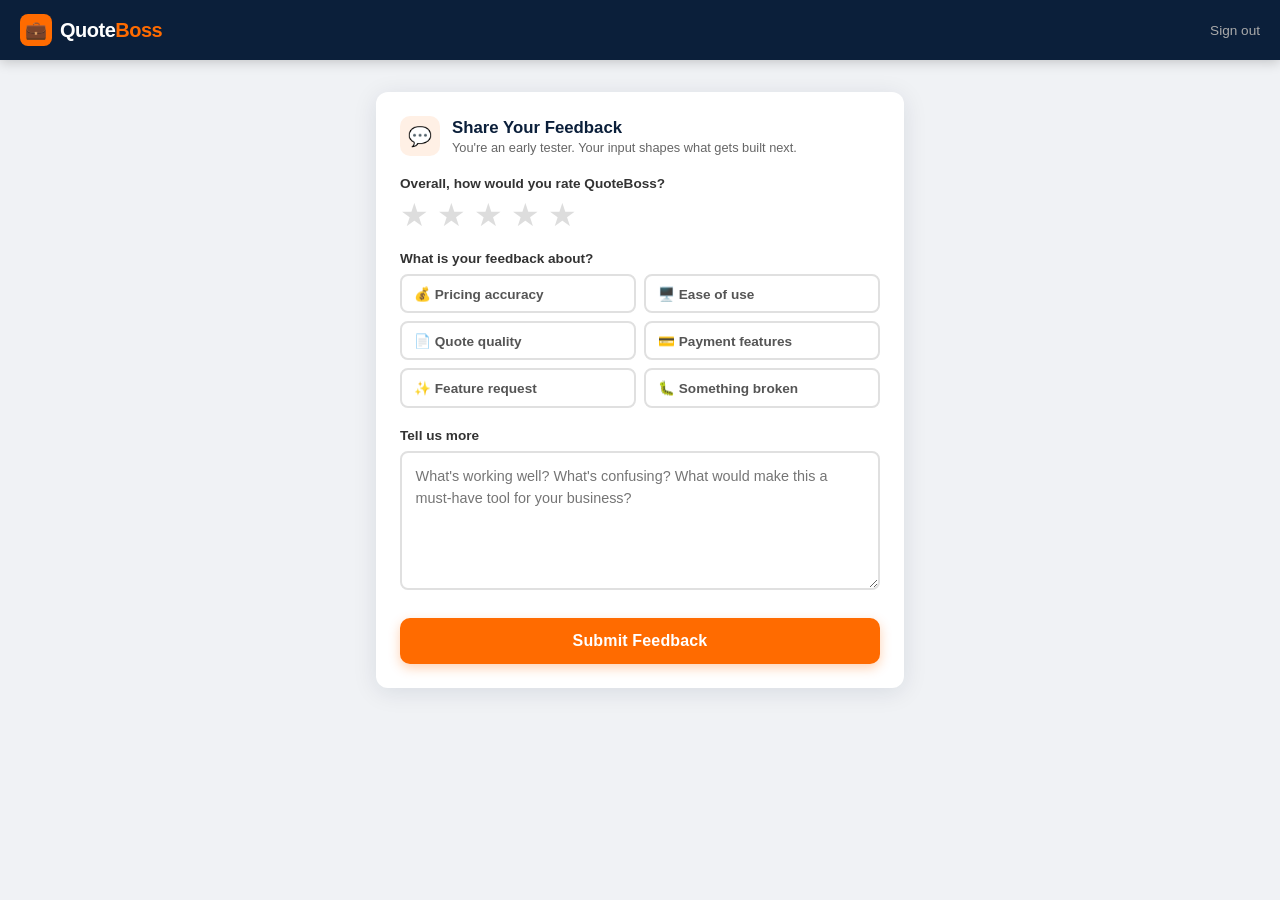
<file: templates/feedback.html>
<!DOCTYPE html>
<html lang="en">
<head>
  <meta charset="UTF-8">
  <meta name="viewport" content="width=device-width, initial-scale=1.0">
  <title>QuoteBoss - Share Feedback</title>
  <link rel="stylesheet" href="/static/style.css?v=20260317">
  <style>
    .stars { display: flex; gap: 0.5rem; margin: 0.5rem 0; }
    .star {
      font-size: 2rem;
      cursor: pointer;
      color: #ddd;
      transition: color 0.15s;
      background: none;
      border: none;
      padding: 0;
      line-height: 1;
    }
    .star.active, .star:hover { color: #FF6B00; }
    .category-grid {
      display: grid;
      grid-template-columns: 1fr 1fr;
      gap: 0.5rem;
      margin: 0.5rem 0;
    }
    .cat-btn {
      padding: 0.6rem 0.75rem;
      border: 2px solid #e0e0e0;
      border-radius: 8px;
      background: white;
      cursor: pointer;
      font-size: 0.85rem;
      font-weight: 600;
      color: #555;
      text-align: left;
      transition: all 0.15s;
    }
    .cat-btn.selected {
      border-color: #FF6B00;
      background: #fff5ef;
      color: #FF6B00;
    }
    .success-state { text-align: center; padding: 2rem 1rem; }
    .success-icon { font-size: 3rem; margin-bottom: 1rem; }
  </style>
</head>
<body>

<nav class="topbar">
  <a class="logo" href="/">
    <div class="logo-icon">💼</div>
    <span class="logo-text">Quote<span>Boss</span></span>
  </a>
  <a href="/logout" style="font-size:0.85rem;color:#aaa;text-decoration:none;">Sign out</a>
</nav>

<div class="container" style="max-width:560px;padding-top:2rem;">

  <div class="card" id="feedback-form">
    <div class="card-header">
      <div class="card-icon">💬</div>
      <div>
        <div class="card-title">Share Your Feedback</div>
        <div class="card-subtitle">You're an early tester. Your input shapes what gets built next.</div>
      </div>
    </div>

    <!-- Star rating -->
    <div style="margin-bottom:1.25rem;">
      <label style="font-size:0.85rem;font-weight:700;color:#333;display:block;margin-bottom:0.25rem;">
        Overall, how would you rate QuoteBoss?
      </label>
      <div class="stars" id="stars">
        <button class="star" data-val="1" onclick="setRating(1)">★</button>
        <button class="star" data-val="2" onclick="setRating(2)">★</button>
        <button class="star" data-val="3" onclick="setRating(3)">★</button>
        <button class="star" data-val="4" onclick="setRating(4)">★</button>
        <button class="star" data-val="5" onclick="setRating(5)">★</button>
      </div>
    </div>

    <!-- Category -->
    <div style="margin-bottom:1.25rem;">
      <label style="font-size:0.85rem;font-weight:700;color:#333;display:block;margin-bottom:0.5rem;">
        What is your feedback about?
      </label>
      <div class="category-grid">
        <button class="cat-btn" onclick="setCategory(this, 'pricing')">💰 Pricing accuracy</button>
        <button class="cat-btn" onclick="setCategory(this, 'usability')">🖥️ Ease of use</button>
        <button class="cat-btn" onclick="setCategory(this, 'quotes')">📄 Quote quality</button>
        <button class="cat-btn" onclick="setCategory(this, 'payments')">💳 Payment features</button>
        <button class="cat-btn" onclick="setCategory(this, 'feature_request')">✨ Feature request</button>
        <button class="cat-btn" onclick="setCategory(this, 'bug')">🐛 Something broken</button>
      </div>
    </div>

    <!-- Message -->
    <div style="margin-bottom:1.5rem;">
      <label style="font-size:0.85rem;font-weight:700;color:#333;display:block;margin-bottom:0.5rem;">
        Tell us more
      </label>
      <textarea id="feedback-msg" rows="5"
        placeholder="What's working well? What's confusing? What would make this a must-have tool for your business?"
        style="width:100%;padding:0.85rem;border:2px solid #e0e0e0;border-radius:8px;font-size:0.9rem;resize:vertical;font-family:inherit;line-height:1.5;"></textarea>
    </div>

    <button class="btn btn-primary btn-lg btn-full" onclick="submitFeedback()">Submit Feedback</button>
    <div id="error-msg" style="color:#c62828;font-size:0.85rem;text-align:center;margin-top:0.75rem;display:none;"></div>
  </div>

  <div id="success-state" class="card success-state" style="display:none;">
    <div class="success-icon">🙌</div>
    <div style="font-size:1.2rem;font-weight:800;color:#0B1F3A;margin-bottom:0.5rem;">Thank you!</div>
    <div style="color:#555;font-size:0.9rem;margin-bottom:1.5rem;">
      We read every piece of feedback and act on it fast. You're helping build something great.
    </div>
    <a href="/" class="btn btn-primary">Back to QuoteBoss</a>
  </div>

</div>

<script>
let selectedRating = 0;
let selectedCategory = '';

function setRating(val) {
  selectedRating = val;
  document.querySelectorAll('.star').forEach(s => {
    s.classList.toggle('active', parseInt(s.dataset.val) <= val);
  });
}

function setCategory(btn, val) {
  document.querySelectorAll('.cat-btn').forEach(b => b.classList.remove('selected'));
  btn.classList.add('selected');
  selectedCategory = val;
}

async function submitFeedback() {
  const msg = document.getElementById('feedback-msg').value.trim();
  const errEl = document.getElementById('error-msg');

  if (!msg) {
    errEl.textContent = 'Please write something before submitting.';
    errEl.style.display = 'block';
    return;
  }

  errEl.style.display = 'none';

  const res = await fetch('/api/feedback', {
    method: 'POST',
    headers: { 'Content-Type': 'application/json' },
    body: JSON.stringify({ rating: selectedRating, category: selectedCategory, message: msg })
  });

  const data = await res.json();
  if (data.success) {
    document.getElementById('feedback-form').style.display = 'none';
    document.getElementById('success-state').style.display = 'block';
  } else {
    errEl.textContent = data.error || 'Something went wrong. Try again.';
    errEl.style.display = 'block';
  }
}
</script>
</body>
</html>
</file>
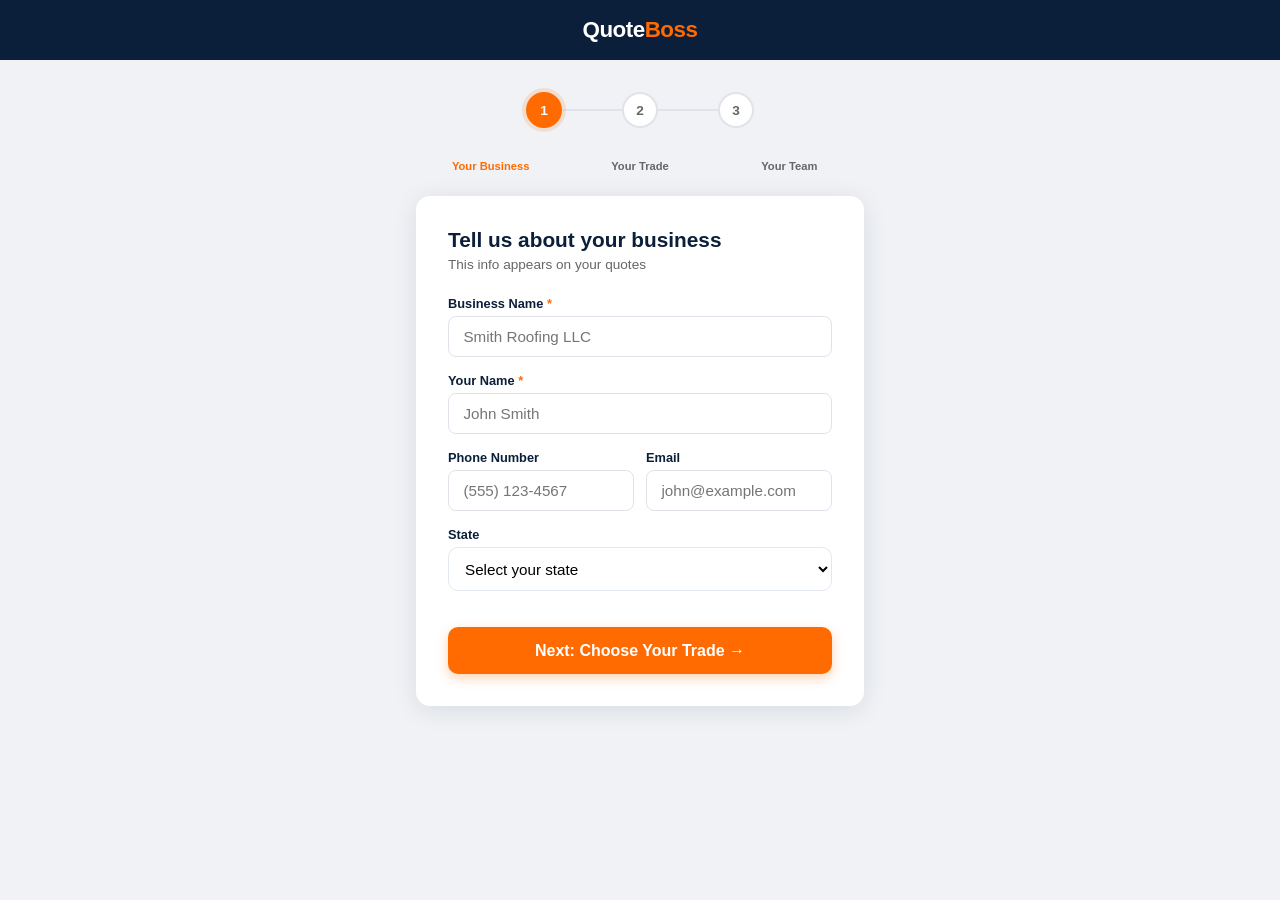
<file: templates/onboarding.html>
<!DOCTYPE html>
<html lang="en">
<head>
  <meta charset="UTF-8">
  <link rel="icon" type="image/png" href="/static/logo.png">
  <meta name="viewport" content="width=device-width, initial-scale=1.0, maximum-scale=1">
  <title>QuoteBoss - Welcome! Set Up Your Account</title>
  <style>
    *, *::before, *::after { box-sizing: border-box; margin: 0; padding: 0; }

    :root {
      --navy: #0B1F3A;
      --navy-light: #152d52;
      --orange: #FF6B00;
      --orange-dark: #e05c00;
      --bg: #F0F2F5;
      --card: #FFFFFF;
      --text: #1a1a2e;
      --muted: #666;
      --border: #E0E4EA;
      --radius: 14px;
    }

    body {
      font-family: -apple-system, BlinkMacSystemFont, 'Segoe UI', Roboto, sans-serif;
      background: var(--bg);
      color: var(--text);
      min-height: 100vh;
    }

    /* Header */
    .topbar {
      background: var(--navy);
      padding: 0 1.5rem;
      height: 60px;
      display: flex;
      align-items: center;
      justify-content: center;
    }
    .logo-text {
      font-size: 1.4rem;
      font-weight: 900;
      color: white;
      letter-spacing: -0.5px;
    }
    .logo-text span { color: var(--orange); }

    /* Layout */
    .wizard-wrap {
      max-width: 480px;
      margin: 2rem auto;
      padding: 0 1rem 4rem;
    }

    /* Step indicator */
    .step-indicator-bar {
      display: flex;
      align-items: center;
      justify-content: center;
      gap: 0;
      margin-bottom: 2rem;
    }
    .step-circle {
      width: 36px;
      height: 36px;
      border-radius: 50%;
      display: flex;
      align-items: center;
      justify-content: center;
      font-size: 0.85rem;
      font-weight: 800;
      border: 2px solid var(--border);
      background: white;
      color: var(--muted);
      transition: all 0.3s;
      position: relative;
      z-index: 1;
    }
    .step-circle.active {
      background: var(--orange);
      border-color: var(--orange);
      color: white;
      box-shadow: 0 0 0 4px rgba(255,107,0,0.15);
    }
    .step-circle.done {
      background: var(--navy);
      border-color: var(--navy);
      color: white;
    }
    .step-line-bar {
      width: 60px;
      height: 2px;
      background: var(--border);
      transition: background 0.3s;
    }
    .step-line-bar.done { background: var(--navy); }

    /* Step label row */
    .step-labels {
      display: flex;
      justify-content: space-between;
      margin-top: 0.4rem;
      font-size: 0.7rem;
      font-weight: 600;
      color: var(--muted);
    }
    .step-labels span { text-align: center; flex: 1; }
    .step-labels span.active-label { color: var(--orange); }

    /* Card */
    .card {
      background: var(--card);
      border-radius: var(--radius);
      box-shadow: 0 4px 24px rgba(11,31,58,0.10);
      padding: 2rem;
    }

    .card-title {
      font-size: 1.3rem;
      font-weight: 800;
      color: var(--navy);
      margin-bottom: 0.3rem;
    }
    .card-subtitle {
      font-size: 0.85rem;
      color: var(--muted);
      margin-bottom: 1.5rem;
    }

    /* Form */
    label {
      display: block;
      font-size: 0.8rem;
      font-weight: 600;
      color: var(--navy);
      margin-bottom: 0.3rem;
    }
    .required-star { color: var(--orange); }

    input[type="text"],
    input[type="email"],
    input[type="tel"],
    input[type="file"] {
      width: 100%;
      padding: 0.7rem 0.9rem;
      border: 1.5px solid var(--border);
      border-radius: 8px;
      font-size: 0.95rem;
      color: var(--text);
      background: white;
      transition: border-color 0.2s, box-shadow 0.2s;
    }
    input:focus {
      outline: none;
      border-color: var(--orange);
      box-shadow: 0 0 0 3px rgba(255,107,0,0.12);
    }

    .form-row { margin-bottom: 1rem; }
    .form-row-2 {
      display: grid;
      grid-template-columns: 1fr 1fr;
      gap: 0.75rem;
      margin-bottom: 1rem;
    }
    @media (max-width: 420px) {
      .form-row-2 { grid-template-columns: 1fr; }
    }

    /* Trade grid */
    .trade-select-grid {
      display: grid;
      grid-template-columns: repeat(2, 1fr);
      gap: 0.65rem;
      margin-bottom: 1rem;
    }

    .trade-option {
      border: 2px solid var(--border);
      border-radius: 10px;
      padding: 0.85rem 0.75rem;
      display: flex;
      align-items: center;
      gap: 0.6rem;
      cursor: pointer;
      transition: all 0.18s;
      background: white;
    }
    .trade-option:hover {
      border-color: var(--orange);
      background: rgba(255,107,0,0.04);
    }
    .trade-option.selected {
      border-color: var(--orange);
      background: rgba(255,107,0,0.09);
      box-shadow: 0 0 0 3px rgba(255,107,0,0.13);
    }
    .trade-option input[type="radio"] {
      display: none;
    }
    .trade-emoji-ob { font-size: 1.4rem; }
    .trade-label-ob { font-size: 0.85rem; font-weight: 700; color: var(--navy); }

    /* Team size radio */
    .team-options {
      display: grid;
      grid-template-columns: 1fr 1fr;
      gap: 0.65rem;
      margin-bottom: 1rem;
    }
    .team-option {
      border: 2px solid var(--border);
      border-radius: 10px;
      padding: 0.75rem 0.9rem;
      cursor: pointer;
      transition: all 0.18s;
      background: white;
      display: flex;
      align-items: center;
      gap: 0.5rem;
      font-size: 0.88rem;
      font-weight: 600;
      color: var(--navy);
    }
    .team-option input[type="radio"] { display: none; }
    .team-option:hover { border-color: var(--orange); background: rgba(255,107,0,0.04); }
    .team-option.selected {
      border-color: var(--orange);
      background: rgba(255,107,0,0.09);
      box-shadow: 0 0 0 3px rgba(255,107,0,0.13);
    }

    .ob-pay-opt {
      border: 1.5px solid var(--border);
      border-radius: 8px;
      padding: 0.55rem 0.5rem;
      text-align: center;
      cursor: pointer;
      font-size: 0.82rem;
      font-weight: 600;
      color: var(--text);
      background: white;
      transition: all 0.15s;
      display: block;
    }
    .ob-pay-opt.selected {
      border-color: var(--orange);
      background: rgba(255,107,0,0.09);
    }

    /* Buttons */
    .btn-next {
      width: 100%;
      padding: 0.9rem;
      background: var(--orange);
      color: white;
      border: none;
      border-radius: 10px;
      font-size: 1rem;
      font-weight: 800;
      cursor: pointer;
      margin-top: 1.25rem;
      transition: background 0.2s, transform 0.15s;
      box-shadow: 0 4px 12px rgba(255,107,0,0.3);
    }
    .btn-next:hover {
      background: var(--orange-dark);
      transform: translateY(-1px);
    }
    .btn-back {
      background: none;
      border: none;
      color: var(--muted);
      font-size: 0.85rem;
      cursor: pointer;
      margin-top: 0.75rem;
      display: block;
      width: 100%;
      text-align: center;
      padding: 0.4rem;
    }
    .btn-back:hover { color: var(--navy); }

    /* Logo upload hint */
    .upload-hint {
      font-size: 0.75rem;
      color: var(--muted);
      margin-top: 0.3rem;
    }

    /* Error */
    .field-error {
      font-size: 0.75rem;
      color: #c62828;
      margin-top: 0.25rem;
      display: none;
    }
    .field-error.show { display: block; }

    /* Subtitle for trade step */
    .trade-hint {
      font-size: 0.8rem;
      color: var(--muted);
      margin-bottom: 1rem;
      font-style: italic;
    }

    /* Animation */
    .wizard-step { animation: fadeUp 0.25s ease; }
    @keyframes fadeUp {
      from { opacity: 0; transform: translateY(10px); }
      to { opacity: 1; transform: translateY(0); }
    }
  </style>
</head>
<body>

<nav class="topbar">
  <span class="logo-text">Quote<span>Boss</span></span>
</nav>

<div class="wizard-wrap">

  <!-- Step indicator -->
  <div>
    <div class="step-indicator-bar">
      <div class="step-circle active" id="step-dot-1">1</div>
      <div class="step-line-bar" id="step-line-1"></div>
      <div class="step-circle" id="step-dot-2">2</div>
      <div class="step-line-bar" id="step-line-2"></div>
      <div class="step-circle" id="step-dot-3">3</div>
    </div>
    <div class="step-labels">
      <span class="active-label" id="step-label-1">Your Business</span>
      <span id="step-label-2">Your Trade</span>
      <span id="step-label-3">Your Team</span>
    </div>
  </div>

  <!-- The form wraps all 3 steps -->
  <form action="/onboarding" method="POST" enctype="multipart/form-data" id="onboarding-form">

    <!-- ============ STEP 1: Business Info ============ -->
    <div id="ob-step-1" class="card wizard-step" style="margin-top:1.5rem;">
      <div class="card-title">Tell us about your business</div>
      <div class="card-subtitle">This info appears on your quotes</div>

      <div class="form-row">
        <label>Business Name <span class="required-star">*</span></label>
        <input type="text" name="business_name" id="field-business-name" placeholder="Smith Roofing LLC" autocomplete="organization">
        <div class="field-error" id="err-business-name">Business name is required</div>
      </div>

      <div class="form-row">
        <label>Your Name <span class="required-star">*</span></label>
        <input type="text" name="owner_name" id="field-owner-name" placeholder="John Smith" autocomplete="name">
        <div class="field-error" id="err-owner-name">Your name is required</div>
      </div>

      <div class="form-row-2">
        <div>
          <label>Phone Number</label>
          <input type="tel" name="phone" placeholder="(555) 123-4567" autocomplete="tel">
        </div>
        <div>
          <label>Email</label>
          <input type="email" name="email" placeholder="john@example.com" autocomplete="email">
        </div>
      </div>

      <div class="form-row">
        <label>State</label>
        <select name="city_state" style="width:100%;height:2.75rem;border:1.5px solid #e2e8f0;border-radius:10px;padding:0 0.75rem;font-size:0.95rem;background:white;">
          <option value="">Select your state</option>
          <option value="AL">Alabama</option><option value="AK">Alaska</option><option value="AZ">Arizona</option>
          <option value="AR">Arkansas</option><option value="CA">California</option><option value="CO">Colorado</option>
          <option value="CT">Connecticut</option><option value="DE">Delaware</option><option value="FL">Florida</option>
          <option value="GA">Georgia</option><option value="HI">Hawaii</option><option value="ID">Idaho</option>
          <option value="IL">Illinois</option><option value="IN">Indiana</option><option value="IA">Iowa</option>
          <option value="KS">Kansas</option><option value="KY">Kentucky</option><option value="LA">Louisiana</option>
          <option value="ME">Maine</option><option value="MD">Maryland</option><option value="MA">Massachusetts</option>
          <option value="MI">Michigan</option><option value="MN">Minnesota</option><option value="MS">Mississippi</option>
          <option value="MO">Missouri</option><option value="MT">Montana</option><option value="NE">Nebraska</option>
          <option value="NV">Nevada</option><option value="NH">New Hampshire</option><option value="NJ">New Jersey</option>
          <option value="NM">New Mexico</option><option value="NY">New York</option><option value="NC">North Carolina</option>
          <option value="ND">North Dakota</option><option value="OH">Ohio</option><option value="OK">Oklahoma</option>
          <option value="OR">Oregon</option><option value="PA">Pennsylvania</option><option value="RI">Rhode Island</option>
          <option value="SC">South Carolina</option><option value="SD">South Dakota</option><option value="TN">Tennessee</option>
          <option value="TX">Texas</option><option value="UT">Utah</option><option value="VT">Vermont</option>
          <option value="VA">Virginia</option><option value="WA">Washington</option><option value="WV">West Virginia</option>
          <option value="WI">Wisconsin</option><option value="WY">Wyoming</option><option value="DC">Washington DC</option>
        </select>
      </div>

      <button type="button" class="btn-next" onclick="goToStep(2)">Next: Choose Your Trade &rarr;</button>
    </div>

    <!-- ============ STEP 2: Primary Trade ============ -->
    <div id="ob-step-2" class="card wizard-step" style="margin-top:1.5rem;display:none;">
      <div class="card-title">What trades do you work in?</div>
      <div class="card-subtitle trade-hint">Select all that apply. Your first selection becomes your default.</div>

      <div class="trade-select-grid">
        <label class="trade-option" onclick="toggleTrade(this,'Roofing')">
          <input type="checkbox" name="trades" value="Roofing">
          <span class="trade-emoji-ob">🏠</span>
          <span class="trade-label-ob">Roofing</span>
        </label>
        <label class="trade-option" onclick="toggleTrade(this,'HVAC')">
          <input type="checkbox" name="trades" value="HVAC">
          <span class="trade-emoji-ob">❄️</span>
          <span class="trade-label-ob">HVAC</span>
        </label>
        <label class="trade-option" onclick="toggleTrade(this,'Plumbing')">
          <input type="checkbox" name="trades" value="Plumbing">
          <span class="trade-emoji-ob">🔧</span>
          <span class="trade-label-ob">Plumbing</span>
        </label>
        <label class="trade-option" onclick="toggleTrade(this,'Electrical')">
          <input type="checkbox" name="trades" value="Electrical">
          <span class="trade-emoji-ob">⚡</span>
          <span class="trade-label-ob">Electrical</span>
        </label>
        <label class="trade-option" onclick="toggleTrade(this,'Painting')">
          <input type="checkbox" name="trades" value="Painting">
          <span class="trade-emoji-ob">🎨</span>
          <span class="trade-label-ob">Painting</span>
        </label>
        <label class="trade-option" onclick="toggleTrade(this,'Pressure Washing')">
          <input type="checkbox" name="trades" value="Pressure Washing">
          <span class="trade-emoji-ob">💦</span>
          <span class="trade-label-ob">Pressure Washing</span>
        </label>
        <label class="trade-option" onclick="toggleTrade(this,'Landscaping')">
          <input type="checkbox" name="trades" value="Landscaping">
          <span class="trade-emoji-ob">🌿</span>
          <span class="trade-label-ob">Landscaping</span>
        </label>
        <!-- General Contractor hidden until post-launch -->
      </div>
      <input type="hidden" name="primary_trade" id="primary_trade_hidden" value="">
      <input type="hidden" name="all_trades" id="all_trades_hidden" value="">
      <div class="field-error" id="err-trade" style="margin-top:-0.5rem;margin-bottom:0.5rem;">Please select at least one trade</div>

      <button type="button" class="btn-next" onclick="goToStep(3)">Next: Your Team &rarr;</button>
      <button type="button" class="btn-back" onclick="goToStep(1)">&larr; Back</button>
    </div>

    <!-- ============ STEP 3: Team and Logo ============ -->
    <div id="ob-step-3" class="card wizard-step" style="margin-top:1.5rem;display:none;">
      <div class="card-title">Almost done!</div>
      <div class="card-subtitle">A couple quick things to personalize your account</div>

      <div class="form-row">
        <label>How big is your team?</label>
        <div class="team-options">
          <label class="team-option" onclick="selectTeam(this,'just_me')">
            <input type="radio" name="team_size" value="just_me">
            <span>Just me</span>
          </label>
          <label class="team-option" onclick="selectTeam(this,'2_5')">
            <input type="radio" name="team_size" value="2_5">
            <span>2-5 people</span>
          </label>
          <label class="team-option" onclick="selectTeam(this,'6_10')">
            <input type="radio" name="team_size" value="6_10">
            <span>6-10 people</span>
          </label>
          <label class="team-option" onclick="selectTeam(this,'10_plus')">
            <input type="radio" name="team_size" value="10_plus">
            <span>10+ people</span>
          </label>
        </div>
      </div>

      <div class="form-row">
        <label>How do you accept payment?</label>
        <div style="display:grid;grid-template-columns:1fr 1fr 1fr;gap:0.5rem;margin-top:0.4rem;" id="ob-payment-grid">
          <div class="ob-pay-opt selected" data-method="cash">💵 Cash</div>
          <div class="ob-pay-opt selected" data-method="check">🏦 Check</div>
          <div class="ob-pay-opt" data-method="venmo">💙 Venmo</div>
          <div class="ob-pay-opt" data-method="paypal">🅿️ PayPal</div>
          <div class="ob-pay-opt" data-method="zelle">⚡ Zelle</div>
          <div class="ob-pay-opt" data-method="stripe">💳 Card</div>
        </div>
        <div id="ob-zelle-row" style="display:none;margin-top:0.6rem;">
          <input type="text" name="zelle_handle" placeholder="Your Zelle phone or email" style="width:100%;padding:0.65rem;border:1.5px solid #e2e8f0;border-radius:10px;font-size:0.9rem;box-sizing:border-box;">
        </div>
        <div id="ob-venmo-row" style="display:none;margin-top:0.6rem;">
          <input type="text" name="venmo_handle" placeholder="Your Venmo @username" style="width:100%;padding:0.65rem;border:1.5px solid #e2e8f0;border-radius:10px;font-size:0.9rem;box-sizing:border-box;">
        </div>
        <input type="hidden" name="payment_methods" id="ob-payment-methods-hidden" value="cash,check">
      </div>

      <div class="form-row">
        <label>Logo (optional)</label>
        <input type="file" name="logo" accept="image/*">
        <div class="upload-hint">Upload your company logo to use on quotes. JPG or PNG recommended.</div>
      </div>

      <button type="button" class="btn-next" onclick="submitOnboarding()">Finish Setup and Start Quoting!</button>
      <button type="button" class="btn-back" onclick="goToStep(2)">&larr; Back</button>
    </div>

  </form>
</div>

<script>
let currentStep = 1;

function goToStep(n) {
  // Validate before proceeding
  if (n > currentStep) {
    if (currentStep === 1) {
      const biz = document.getElementById('field-business-name').value.trim();
      const name = document.getElementById('field-owner-name').value.trim();
      let valid = true;
      if (!biz) {
        document.getElementById('err-business-name').classList.add('show');
        valid = false;
      } else {
        document.getElementById('err-business-name').classList.remove('show');
      }
      if (!name) {
        document.getElementById('err-owner-name').classList.add('show');
        valid = false;
      } else {
        document.getElementById('err-owner-name').classList.remove('show');
      }
      if (!valid) return;
    }
    if (currentStep === 2) {
      if (selectedTrades.length === 0) {
        document.getElementById('err-trade').classList.add('show');
        return;
      }
      document.getElementById('err-trade').classList.remove('show');
    }
  }

  document.getElementById('ob-step-' + currentStep).style.display = 'none';
  currentStep = n;
  const el = document.getElementById('ob-step-' + currentStep);
  el.style.display = 'block';
  el.style.animation = 'none';
  el.offsetHeight; // reflow
  el.style.animation = '';
  updateStepIndicator(n);
  window.scrollTo({ top: 0, behavior: 'smooth' });
}

function updateStepIndicator(n) {
  for (let i = 1; i <= 3; i++) {
    const dot = document.getElementById('step-dot-' + i);
    const label = document.getElementById('step-label-' + i);
    dot.classList.remove('active', 'done');
    label.classList.remove('active-label');
    if (i < n) {
      dot.classList.add('done');
    } else if (i === n) {
      dot.classList.add('active');
      label.classList.add('active-label');
    }
    if (i < 3) {
      const line = document.getElementById('step-line-' + i);
      line.classList.toggle('done', i < n);
    }
  }
}

let selectedTrades = [];

function toggleTrade(el, value) {
  const cb = el.querySelector('input[type="checkbox"]');
  if (el.classList.contains('selected')) {
    el.classList.remove('selected');
    cb.checked = false;
    selectedTrades = selectedTrades.filter(t => t !== value);
  } else {
    el.classList.add('selected');
    cb.checked = true;
    selectedTrades.push(value);
  }
  // First selected trade = primary
  const primary = selectedTrades[0] || '';
  document.getElementById('primary_trade_hidden').value = primary;
  document.getElementById('all_trades_hidden').value = selectedTrades.join(',');
  if (selectedTrades.length > 0) document.getElementById('err-trade').classList.remove('show');
}

let selectedPayMethods = ['cash','check','venmo'];

function togglePayMethod(el, value) {
  if (el.classList.contains('selected')) {
    el.classList.remove('selected');
    selectedPayMethods = selectedPayMethods.filter(m => m !== value);
  } else {
    el.classList.add('selected');
    selectedPayMethods.push(value);
  }
  document.getElementById('ob-payment-methods-hidden').value = selectedPayMethods.join(',');
  const zelleRow = document.getElementById('ob-zelle-row');
  if (zelleRow) zelleRow.style.display = selectedPayMethods.includes('zelle') ? 'block' : 'none';
  const venmoRow = document.getElementById('ob-venmo-row');
  if (venmoRow) venmoRow.style.display = selectedPayMethods.includes('venmo') ? 'block' : 'none';
}

document.addEventListener('DOMContentLoaded', function() {
  document.querySelectorAll('#ob-payment-grid .ob-pay-opt').forEach(function(el) {
    el.addEventListener('click', function() {
      togglePayMethod(el, el.dataset.method);
    });
  });
});

function selectTeam(el, value) {
  document.querySelectorAll('.team-option').forEach(o => o.classList.remove('selected'));
  el.classList.add('selected');
  el.querySelector('input[type="radio"]').checked = true;
}

function submitOnboarding() {
  // Re-validate step 1 fields before final submit
  const biz = document.getElementById('field-business-name').value.trim();
  const name = document.getElementById('field-owner-name').value.trim();
  if (!biz || !name) {
    goToStep(1);
    if (!biz) document.getElementById('err-business-name').classList.add('show');
    if (!name) document.getElementById('err-owner-name').classList.add('show');
    return;
  }
  // Validate at least one trade selected
  if (selectedTrades.length === 0) {
    goToStep(2);
    document.getElementById('err-trade').classList.add('show');
    return;
  }
  document.getElementById('onboarding-form').submit();
}
</script>

<datalist id="city-state-list-ob">
  <option value="New York, NY"><option value="Los Angeles, CA"><option value="Chicago, IL">
  <option value="Houston, TX"><option value="Phoenix, AZ"><option value="Philadelphia, PA">
  <option value="San Antonio, TX"><option value="San Diego, CA"><option value="Dallas, TX">
  <option value="Austin, TX"><option value="Jacksonville, FL"><option value="Fort Worth, TX">
  <option value="Columbus, OH"><option value="San Jose, CA"><option value="Charlotte, NC">
  <option value="Indianapolis, IN"><option value="San Francisco, CA"><option value="Seattle, WA">
  <option value="Denver, CO"><option value="Nashville, TN"><option value="Las Vegas, NV">
  <option value="Louisville, KY"><option value="Memphis, TN"><option value="Portland, OR">
  <option value="Baltimore, MD"><option value="Milwaukee, WI"><option value="Atlanta, GA">
  <option value="Kansas City, MO"><option value="Raleigh, NC"><option value="Miami, FL">
  <option value="Minneapolis, MN"><option value="Tampa, FL"><option value="New Orleans, LA">
  <option value="Boston, MA"><option value="Providence, RI"><option value="Hartford, CT">
  <option value="Buffalo, NY"><option value="Rochester, NY"><option value="Salt Lake City, UT">
  <option value="Boise, ID"><option value="Birmingham, AL"><option value="Richmond, VA">
  <option value="Detroit, MI"><option value="Grand Rapids, MI"><option value="Tulsa, OK">
  <option value="Wichita, KS"><option value="St. Louis, MO"><option value="Pittsburgh, PA">
  <option value="Cincinnati, OH"><option value="Cleveland, OH"><option value="Sacramento, CA">
  <option value="Orlando, FL"><option value="Tampa, FL"><option value="Fort Lauderdale, FL">
</datalist>
</body>
</html>
</file>
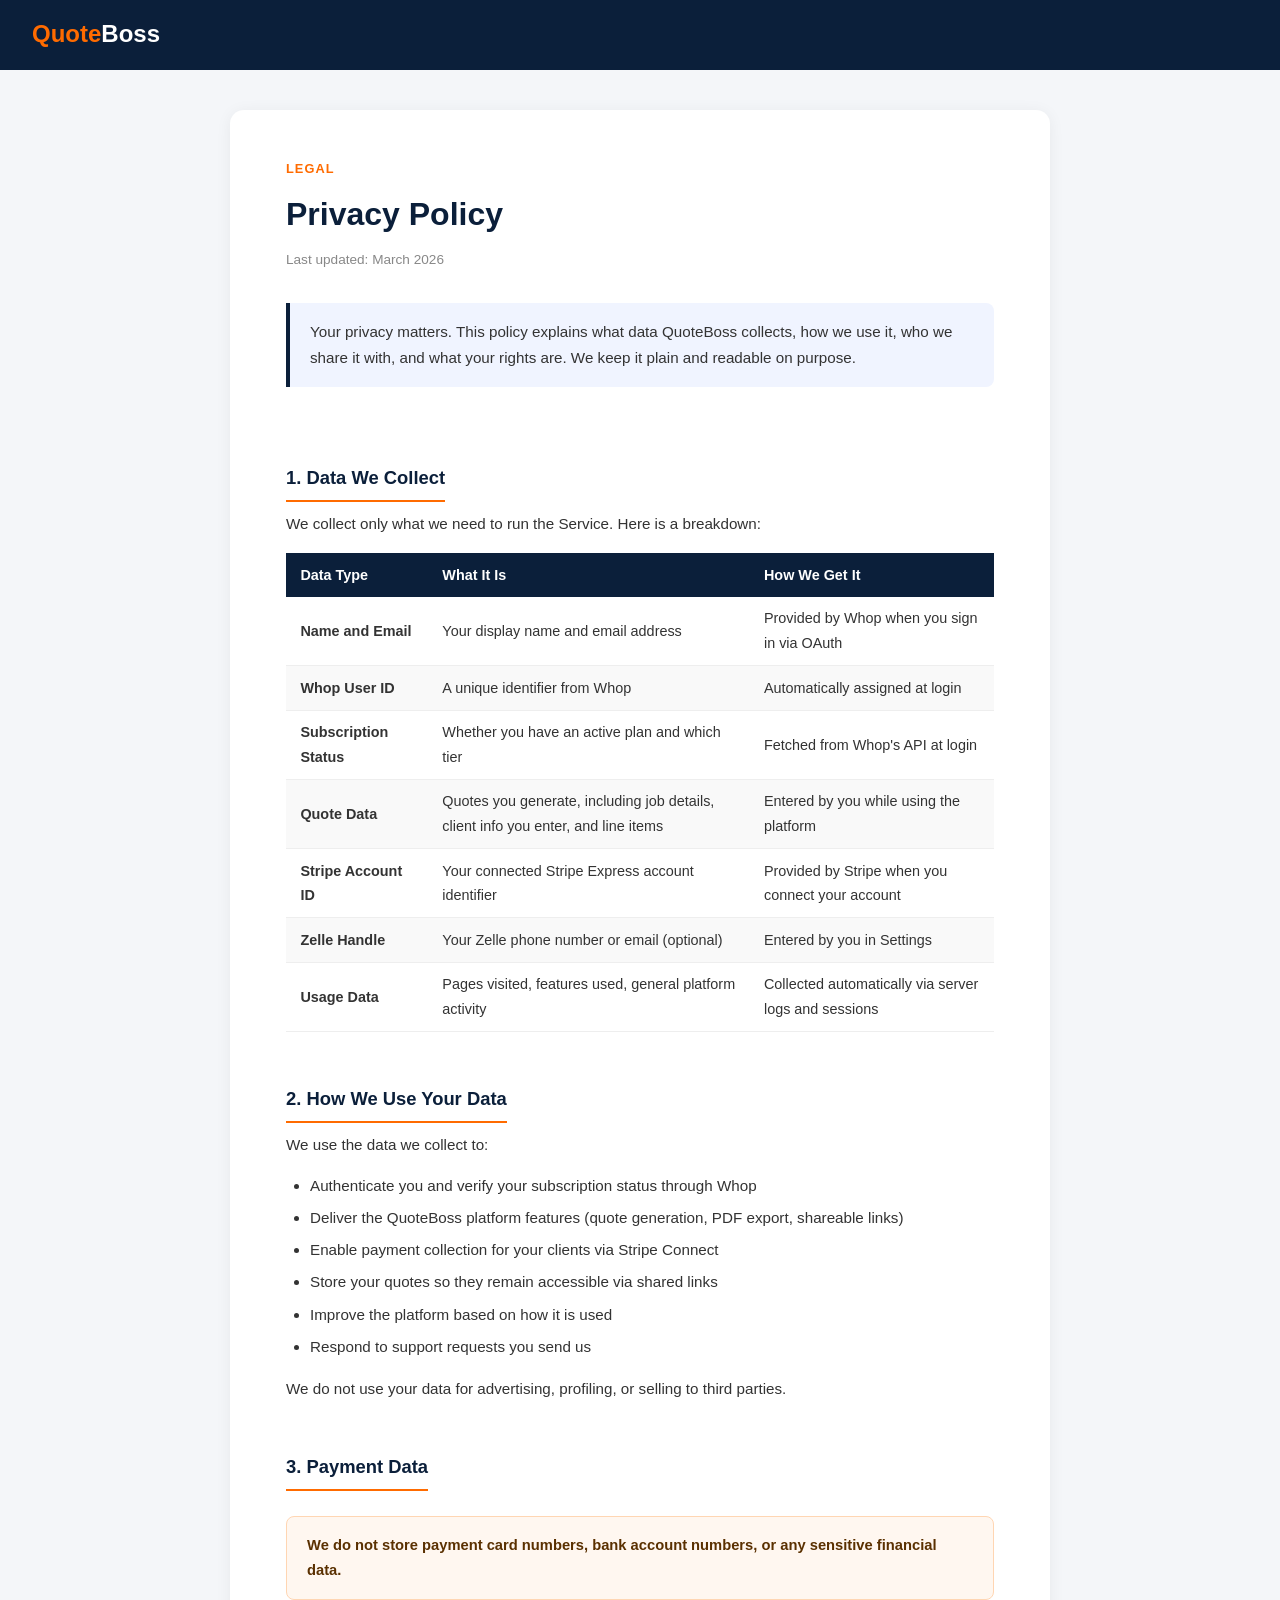
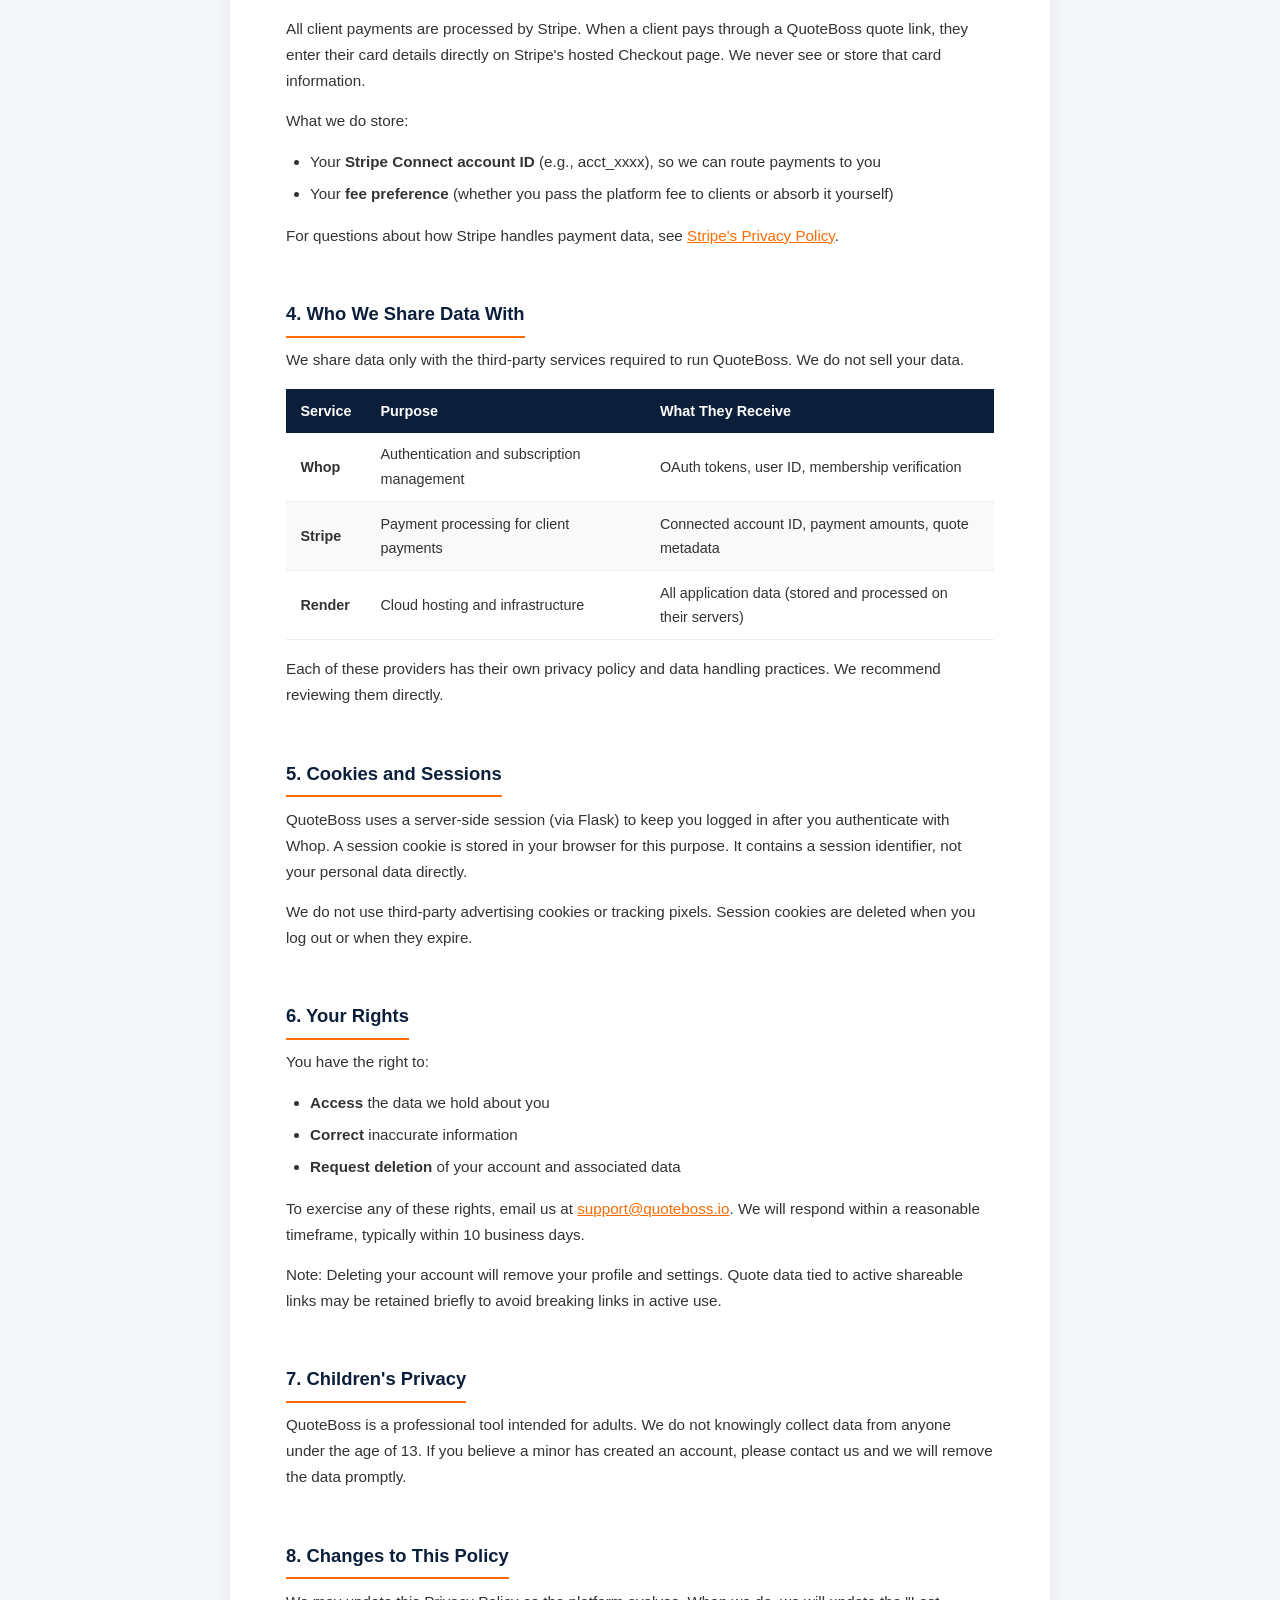
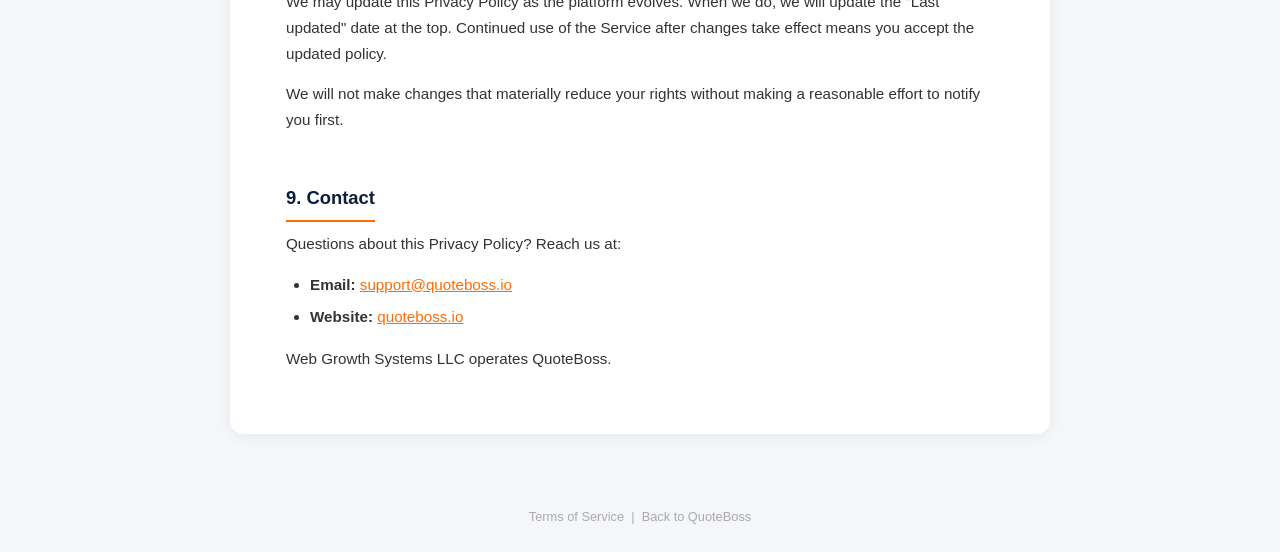
<file: templates/privacy.html>
<!DOCTYPE html>
<html lang="en">
<head>
  <meta charset="UTF-8">
  <meta name="viewport" content="width=device-width, initial-scale=1.0">
  <title>Privacy Policy - QuoteBoss</title>
  <style>
    * { margin: 0; padding: 0; box-sizing: border-box; }
    body {
      background: #f4f6f9;
      font-family: -apple-system, BlinkMacSystemFont, 'Segoe UI', sans-serif;
      color: #222;
      line-height: 1.7;
    }
    .topbar {
      background: #0B1F3A;
      padding: 0.9rem 2rem;
      display: flex;
      align-items: center;
    }
    .topbar a {
      text-decoration: none;
      font-size: 1.5rem;
      font-weight: 800;
      color: white;
    }
    .topbar a span { color: #FF6B00; }
    .container {
      max-width: 820px;
      margin: 2.5rem auto;
      background: white;
      border-radius: 14px;
      padding: 3rem 3.5rem;
      box-shadow: 0 2px 16px rgba(0,0,0,0.06);
    }
    .doc-label {
      font-size: 0.8rem;
      font-weight: 700;
      letter-spacing: 0.08em;
      color: #FF6B00;
      text-transform: uppercase;
      margin-bottom: 0.5rem;
    }
    h1 {
      font-size: 2rem;
      color: #0B1F3A;
      margin-bottom: 0.4rem;
    }
    .updated {
      font-size: 0.85rem;
      color: #888;
      margin-bottom: 2rem;
    }
    .intro {
      background: #f0f4ff;
      border-left: 4px solid #0B1F3A;
      border-radius: 0 8px 8px 0;
      padding: 1rem 1.25rem;
      font-size: 0.95rem;
      color: #333;
      margin-bottom: 2.5rem;
    }
    h2 {
      font-size: 1.15rem;
      color: #0B1F3A;
      margin-top: 2.2rem;
      margin-bottom: 0.6rem;
      padding-bottom: 0.4rem;
      border-bottom: 2px solid #FF6B00;
      display: inline-block;
    }
    p { margin-bottom: 0.9rem; font-size: 0.95rem; color: #333; }
    ul {
      margin: 0.5rem 0 1rem 1.5rem;
      font-size: 0.95rem;
      color: #333;
    }
    ul li { margin-bottom: 0.4rem; }
    .highlight-box {
      background: #fff7f0;
      border: 1px solid #ffd6b3;
      border-radius: 8px;
      padding: 1rem 1.25rem;
      margin: 1rem 0;
      font-size: 0.92rem;
      color: #5a3000;
    }
    .data-table {
      width: 100%;
      border-collapse: collapse;
      margin: 1rem 0;
      font-size: 0.9rem;
    }
    .data-table th {
      background: #0B1F3A;
      color: white;
      padding: 0.6rem 0.9rem;
      text-align: left;
      font-weight: 600;
    }
    .data-table td {
      padding: 0.6rem 0.9rem;
      border-bottom: 1px solid #eee;
      color: #333;
    }
    .data-table tr:nth-child(even) td { background: #f9f9f9; }
    .section { margin-bottom: 0.5rem; }
    footer {
      text-align: center;
      padding: 2rem 1rem 1.5rem;
      font-size: 0.8rem;
      color: #aaa;
    }
    footer a { color: #aaa; text-decoration: none; }
    footer a:hover { color: #FF6B00; }
    @media (max-width: 640px) {
      .container { padding: 2rem 1.25rem; margin: 1rem; border-radius: 10px; }
      h1 { font-size: 1.6rem; }
      .data-table { font-size: 0.8rem; }
    }
  </style>
</head>
<body>

  <div class="topbar">
    <a href="/"><span>Quote</span>Boss</a>
  </div>

  <div class="container">
    <div class="doc-label">Legal</div>
    <h1>Privacy Policy</h1>
    <div class="updated">Last updated: March 2026</div>

    <div class="intro">
      Your privacy matters. This policy explains what data QuoteBoss collects, how we use it, who we share it with, and what your rights are. We keep it plain and readable on purpose.
    </div>

    <!-- 1 -->
    <div class="section">
      <h2>1. Data We Collect</h2>
      <p>We collect only what we need to run the Service. Here is a breakdown:</p>

      <table class="data-table">
        <thead>
          <tr>
            <th>Data Type</th>
            <th>What It Is</th>
            <th>How We Get It</th>
          </tr>
        </thead>
        <tbody>
          <tr>
            <td><strong>Name and Email</strong></td>
            <td>Your display name and email address</td>
            <td>Provided by Whop when you sign in via OAuth</td>
          </tr>
          <tr>
            <td><strong>Whop User ID</strong></td>
            <td>A unique identifier from Whop</td>
            <td>Automatically assigned at login</td>
          </tr>
          <tr>
            <td><strong>Subscription Status</strong></td>
            <td>Whether you have an active plan and which tier</td>
            <td>Fetched from Whop's API at login</td>
          </tr>
          <tr>
            <td><strong>Quote Data</strong></td>
            <td>Quotes you generate, including job details, client info you enter, and line items</td>
            <td>Entered by you while using the platform</td>
          </tr>
          <tr>
            <td><strong>Stripe Account ID</strong></td>
            <td>Your connected Stripe Express account identifier</td>
            <td>Provided by Stripe when you connect your account</td>
          </tr>
          <tr>
            <td><strong>Zelle Handle</strong></td>
            <td>Your Zelle phone number or email (optional)</td>
            <td>Entered by you in Settings</td>
          </tr>
          <tr>
            <td><strong>Usage Data</strong></td>
            <td>Pages visited, features used, general platform activity</td>
            <td>Collected automatically via server logs and sessions</td>
          </tr>
        </tbody>
      </table>
    </div>

    <!-- 2 -->
    <div class="section">
      <h2>2. How We Use Your Data</h2>
      <p>We use the data we collect to:</p>
      <ul>
        <li>Authenticate you and verify your subscription status through Whop</li>
        <li>Deliver the QuoteBoss platform features (quote generation, PDF export, shareable links)</li>
        <li>Enable payment collection for your clients via Stripe Connect</li>
        <li>Store your quotes so they remain accessible via shared links</li>
        <li>Improve the platform based on how it is used</li>
        <li>Respond to support requests you send us</li>
      </ul>
      <p>We do not use your data for advertising, profiling, or selling to third parties.</p>
    </div>

    <!-- 3 -->
    <div class="section">
      <h2>3. Payment Data</h2>
      <div class="highlight-box">
        <strong>We do not store payment card numbers, bank account numbers, or any sensitive financial data.</strong>
      </div>
      <p>All client payments are processed by Stripe. When a client pays through a QuoteBoss quote link, they enter their card details directly on Stripe's hosted Checkout page. We never see or store that card information.</p>
      <p>What we do store:</p>
      <ul>
        <li>Your <strong>Stripe Connect account ID</strong> (e.g., acct_xxxx), so we can route payments to you</li>
        <li>Your <strong>fee preference</strong> (whether you pass the platform fee to clients or absorb it yourself)</li>
      </ul>
      <p>For questions about how Stripe handles payment data, see <a href="https://stripe.com/privacy" target="_blank" style="color:#FF6B00;">Stripe's Privacy Policy</a>.</p>
    </div>

    <!-- 4 -->
    <div class="section">
      <h2>4. Who We Share Data With</h2>
      <p>We share data only with the third-party services required to run QuoteBoss. We do not sell your data.</p>

      <table class="data-table">
        <thead>
          <tr>
            <th>Service</th>
            <th>Purpose</th>
            <th>What They Receive</th>
          </tr>
        </thead>
        <tbody>
          <tr>
            <td><strong>Whop</strong></td>
            <td>Authentication and subscription management</td>
            <td>OAuth tokens, user ID, membership verification</td>
          </tr>
          <tr>
            <td><strong>Stripe</strong></td>
            <td>Payment processing for client payments</td>
            <td>Connected account ID, payment amounts, quote metadata</td>
          </tr>
          <tr>
            <td><strong>Render</strong></td>
            <td>Cloud hosting and infrastructure</td>
            <td>All application data (stored and processed on their servers)</td>
          </tr>
        </tbody>
      </table>

      <p>Each of these providers has their own privacy policy and data handling practices. We recommend reviewing them directly.</p>
    </div>

    <!-- 5 -->
    <div class="section">
      <h2>5. Cookies and Sessions</h2>
      <p>QuoteBoss uses a server-side session (via Flask) to keep you logged in after you authenticate with Whop. A session cookie is stored in your browser for this purpose. It contains a session identifier, not your personal data directly.</p>
      <p>We do not use third-party advertising cookies or tracking pixels. Session cookies are deleted when you log out or when they expire.</p>
    </div>

    <!-- 6 -->
    <div class="section">
      <h2>6. Your Rights</h2>
      <p>You have the right to:</p>
      <ul>
        <li><strong>Access</strong> the data we hold about you</li>
        <li><strong>Correct</strong> inaccurate information</li>
        <li><strong>Request deletion</strong> of your account and associated data</li>
      </ul>
      <p>To exercise any of these rights, email us at <a href="mailto:support@quoteboss.io" style="color:#FF6B00;">support@quoteboss.io</a>. We will respond within a reasonable timeframe, typically within 10 business days.</p>
      <p>Note: Deleting your account will remove your profile and settings. Quote data tied to active shareable links may be retained briefly to avoid breaking links in active use.</p>
    </div>

    <!-- 7 -->
    <div class="section">
      <h2>7. Children's Privacy</h2>
      <p>QuoteBoss is a professional tool intended for adults. We do not knowingly collect data from anyone under the age of 13. If you believe a minor has created an account, please contact us and we will remove the data promptly.</p>
    </div>

    <!-- 8 -->
    <div class="section">
      <h2>8. Changes to This Policy</h2>
      <p>We may update this Privacy Policy as the platform evolves. When we do, we will update the "Last updated" date at the top. Continued use of the Service after changes take effect means you accept the updated policy.</p>
      <p>We will not make changes that materially reduce your rights without making a reasonable effort to notify you first.</p>
    </div>

    <!-- 9 -->
    <div class="section">
      <h2>9. Contact</h2>
      <p>Questions about this Privacy Policy? Reach us at:</p>
      <ul>
        <li><strong>Email:</strong> <a href="mailto:support@quoteboss.io" style="color:#FF6B00;">support@quoteboss.io</a></li>
        <li><strong>Website:</strong> <a href="https://quoteboss.io" style="color:#FF6B00;">quoteboss.io</a></li>
      </ul>
      <p>Web Growth Systems LLC operates QuoteBoss.</p>
    </div>

  </div>

  <footer>
    <a href="/terms">Terms of Service</a> &nbsp;|&nbsp; <a href="/">Back to QuoteBoss</a>
  </footer>

</body>
</html>
</file>
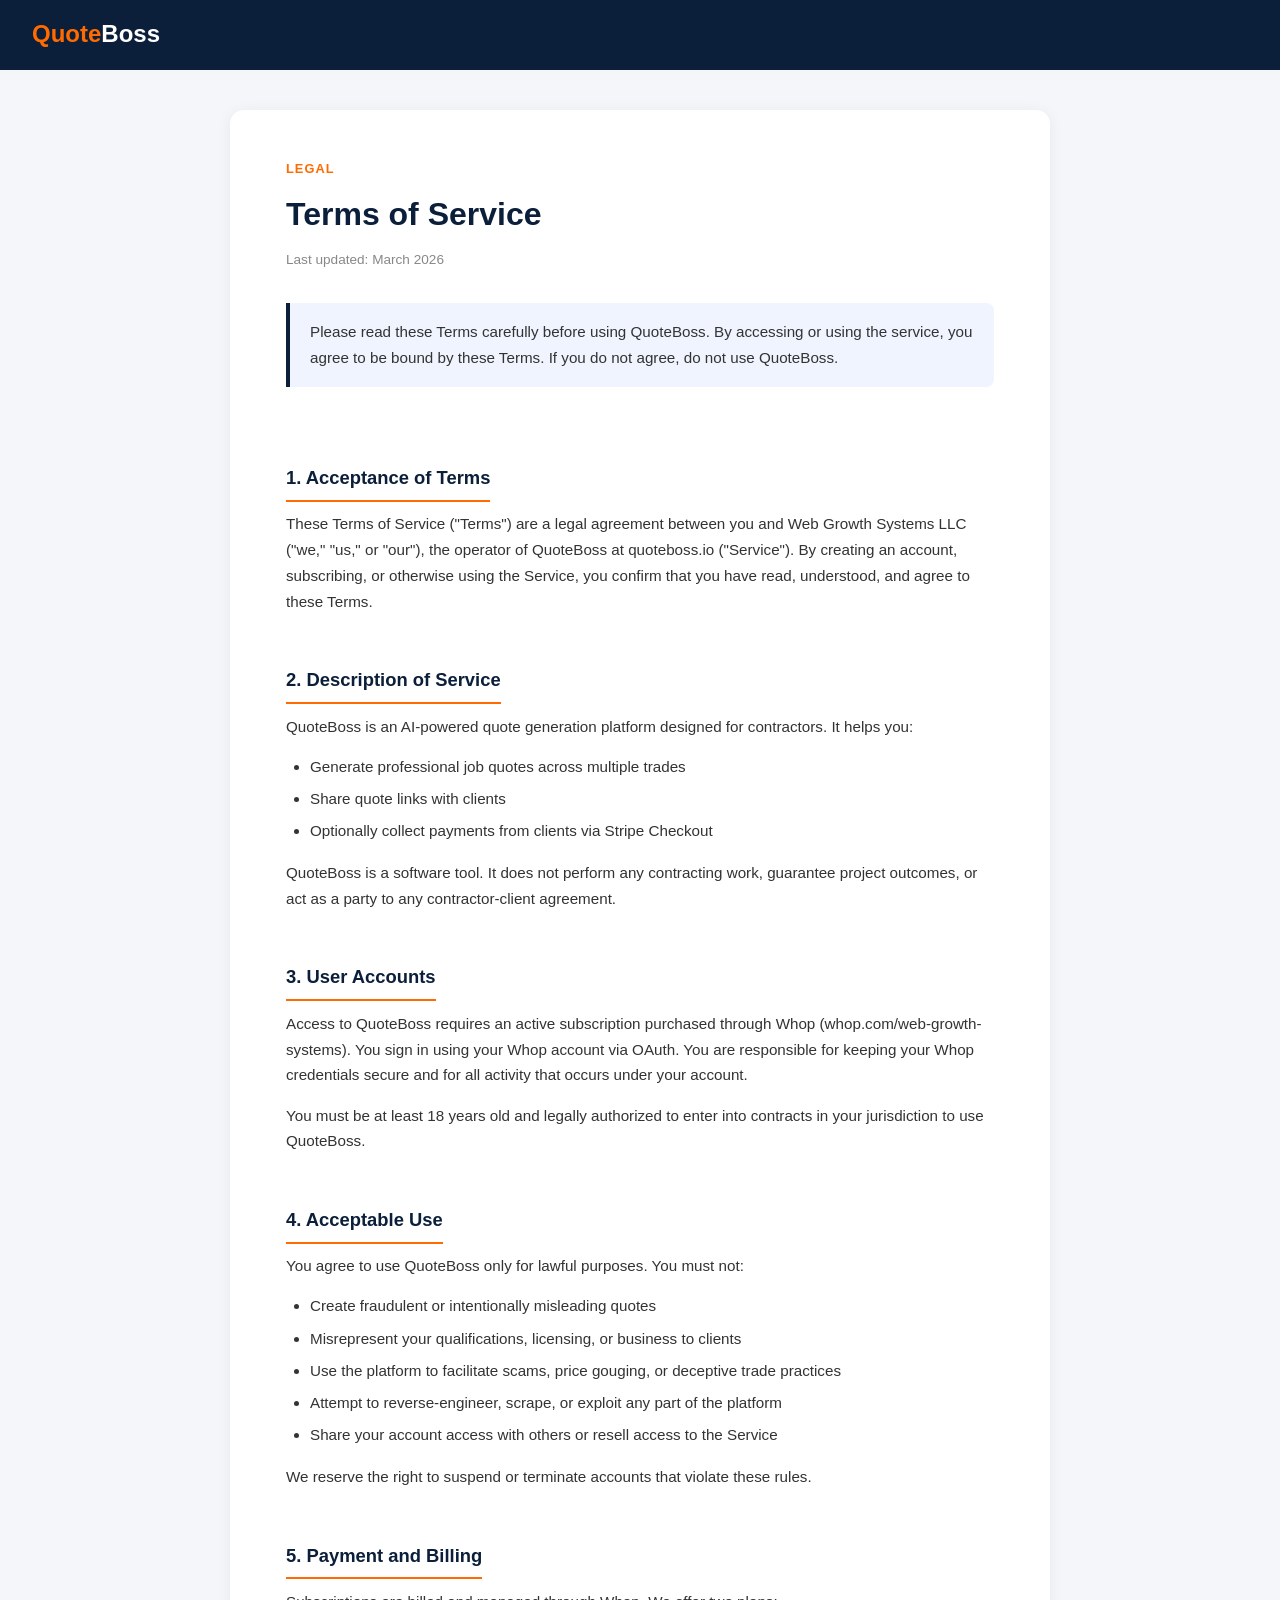
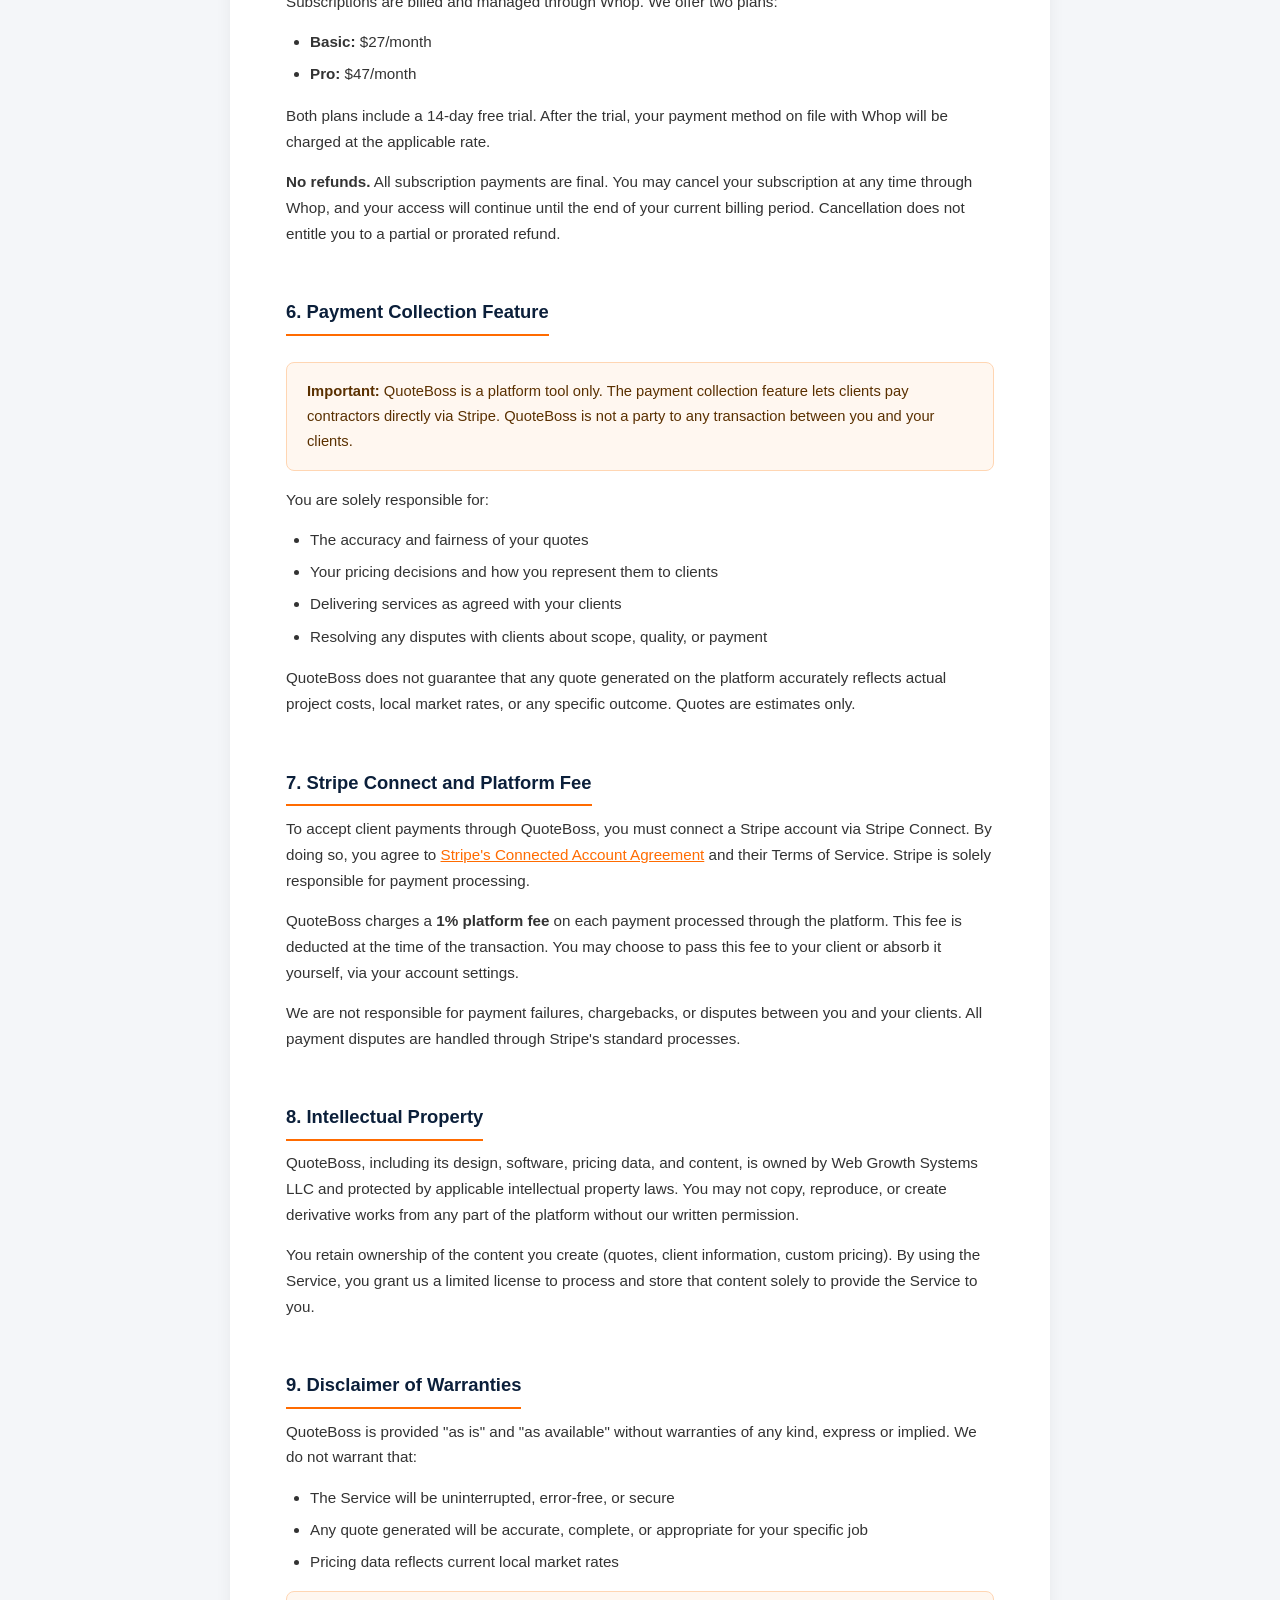
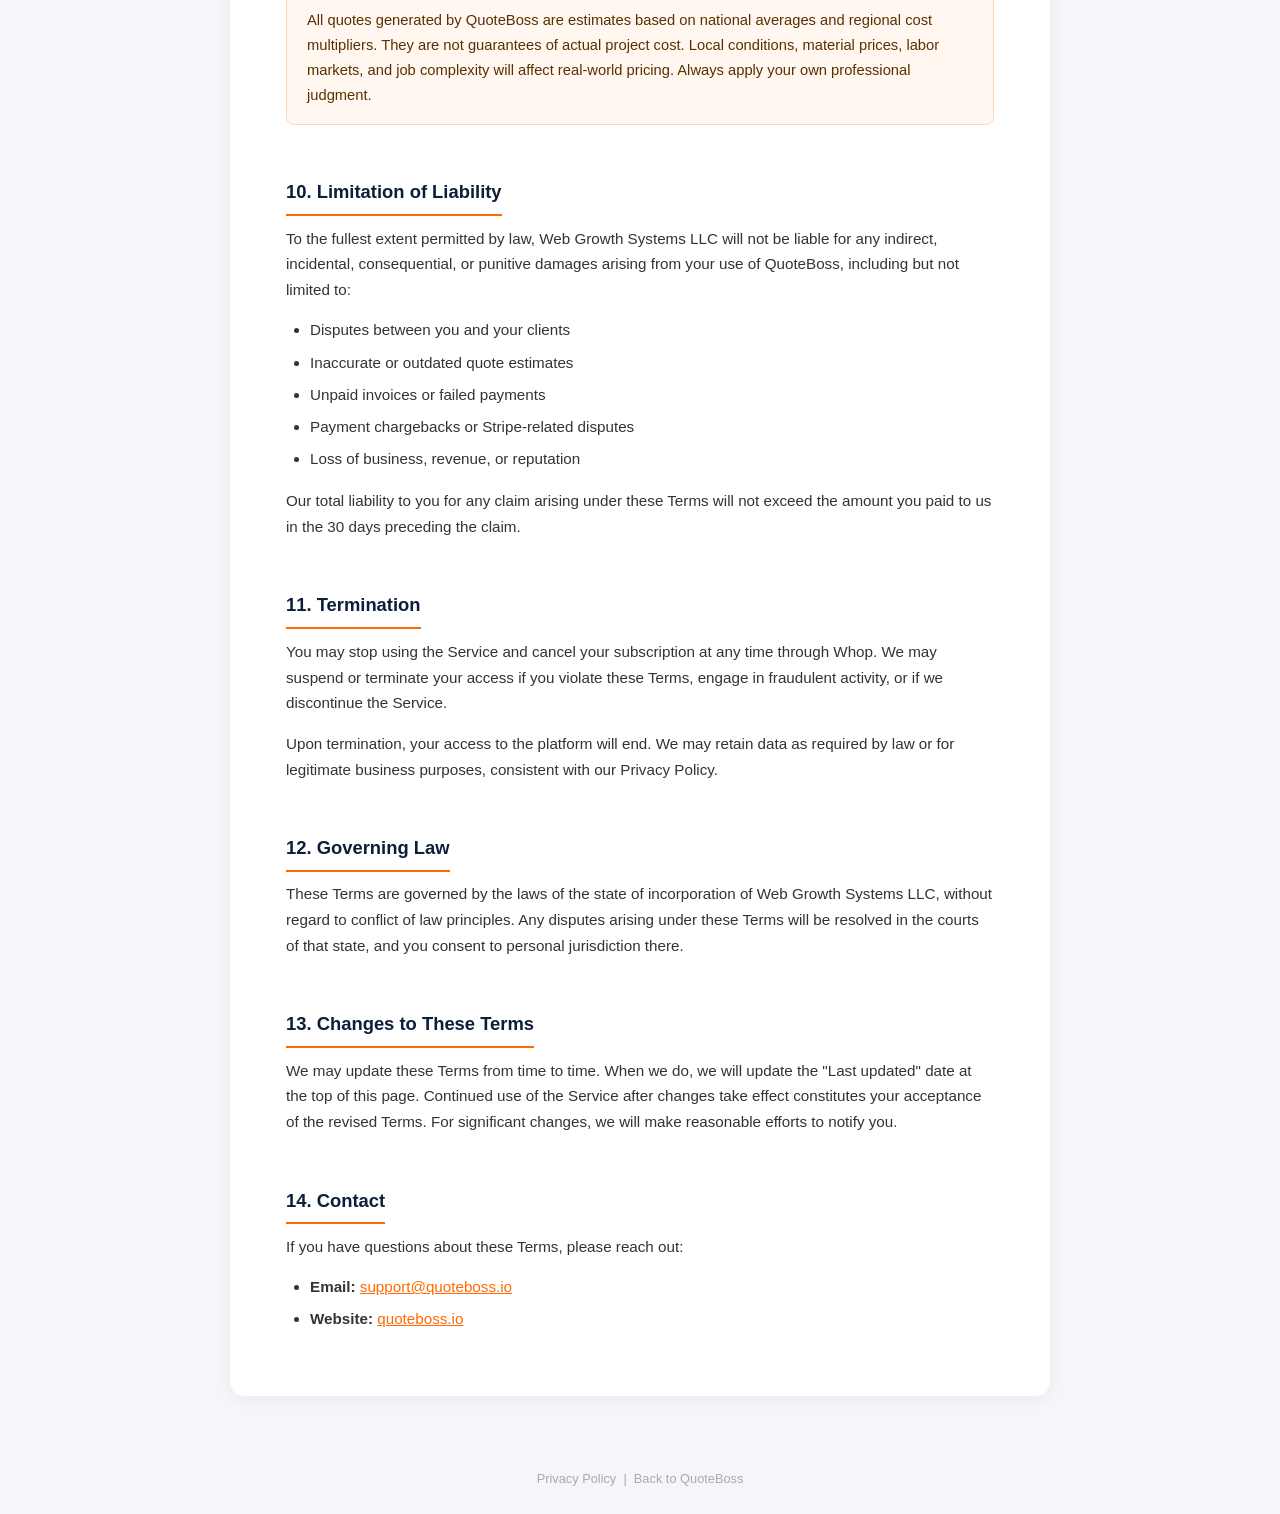
<file: templates/terms.html>
<!DOCTYPE html>
<html lang="en">
<head>
  <meta charset="UTF-8">
  <meta name="viewport" content="width=device-width, initial-scale=1.0">
  <title>Terms of Service - QuoteBoss</title>
  <style>
    * { margin: 0; padding: 0; box-sizing: border-box; }
    body {
      background: #f4f6f9;
      font-family: -apple-system, BlinkMacSystemFont, 'Segoe UI', sans-serif;
      color: #222;
      line-height: 1.7;
    }
    .topbar {
      background: #0B1F3A;
      padding: 0.9rem 2rem;
      display: flex;
      align-items: center;
    }
    .topbar a {
      text-decoration: none;
      font-size: 1.5rem;
      font-weight: 800;
      color: white;
    }
    .topbar a span { color: #FF6B00; }
    .container {
      max-width: 820px;
      margin: 2.5rem auto;
      background: white;
      border-radius: 14px;
      padding: 3rem 3.5rem;
      box-shadow: 0 2px 16px rgba(0,0,0,0.06);
    }
    .doc-label {
      font-size: 0.8rem;
      font-weight: 700;
      letter-spacing: 0.08em;
      color: #FF6B00;
      text-transform: uppercase;
      margin-bottom: 0.5rem;
    }
    h1 {
      font-size: 2rem;
      color: #0B1F3A;
      margin-bottom: 0.4rem;
    }
    .updated {
      font-size: 0.85rem;
      color: #888;
      margin-bottom: 2rem;
    }
    .intro {
      background: #f0f4ff;
      border-left: 4px solid #0B1F3A;
      border-radius: 0 8px 8px 0;
      padding: 1rem 1.25rem;
      font-size: 0.95rem;
      color: #333;
      margin-bottom: 2.5rem;
    }
    h2 {
      font-size: 1.15rem;
      color: #0B1F3A;
      margin-top: 2.2rem;
      margin-bottom: 0.6rem;
      padding-bottom: 0.4rem;
      border-bottom: 2px solid #FF6B00;
      display: inline-block;
    }
    p { margin-bottom: 0.9rem; font-size: 0.95rem; color: #333; }
    ul {
      margin: 0.5rem 0 1rem 1.5rem;
      font-size: 0.95rem;
      color: #333;
    }
    ul li { margin-bottom: 0.4rem; }
    .highlight-box {
      background: #fff7f0;
      border: 1px solid #ffd6b3;
      border-radius: 8px;
      padding: 1rem 1.25rem;
      margin: 1rem 0;
      font-size: 0.92rem;
      color: #5a3000;
    }
    .section { margin-bottom: 0.5rem; }
    footer {
      text-align: center;
      padding: 2rem 1rem 1.5rem;
      font-size: 0.8rem;
      color: #aaa;
    }
    footer a { color: #aaa; text-decoration: none; }
    footer a:hover { color: #FF6B00; }
    @media (max-width: 640px) {
      .container { padding: 2rem 1.25rem; margin: 1rem; border-radius: 10px; }
      h1 { font-size: 1.6rem; }
    }
  </style>
</head>
<body>

  <div class="topbar">
    <a href="/"><span>Quote</span>Boss</a>
  </div>

  <div class="container">
    <div class="doc-label">Legal</div>
    <h1>Terms of Service</h1>
    <div class="updated">Last updated: March 2026</div>

    <div class="intro">
      Please read these Terms carefully before using QuoteBoss. By accessing or using the service, you agree to be bound by these Terms. If you do not agree, do not use QuoteBoss.
    </div>

    <!-- 1 -->
    <div class="section">
      <h2>1. Acceptance of Terms</h2>
      <p>These Terms of Service ("Terms") are a legal agreement between you and Web Growth Systems LLC ("we," "us," or "our"), the operator of QuoteBoss at quoteboss.io ("Service"). By creating an account, subscribing, or otherwise using the Service, you confirm that you have read, understood, and agree to these Terms.</p>
    </div>

    <!-- 2 -->
    <div class="section">
      <h2>2. Description of Service</h2>
      <p>QuoteBoss is an AI-powered quote generation platform designed for contractors. It helps you:</p>
      <ul>
        <li>Generate professional job quotes across multiple trades</li>
        <li>Share quote links with clients</li>
        <li>Optionally collect payments from clients via Stripe Checkout</li>
      </ul>
      <p>QuoteBoss is a software tool. It does not perform any contracting work, guarantee project outcomes, or act as a party to any contractor-client agreement.</p>
    </div>

    <!-- 3 -->
    <div class="section">
      <h2>3. User Accounts</h2>
      <p>Access to QuoteBoss requires an active subscription purchased through Whop (whop.com/web-growth-systems). You sign in using your Whop account via OAuth. You are responsible for keeping your Whop credentials secure and for all activity that occurs under your account.</p>
      <p>You must be at least 18 years old and legally authorized to enter into contracts in your jurisdiction to use QuoteBoss.</p>
    </div>

    <!-- 4 -->
    <div class="section">
      <h2>4. Acceptable Use</h2>
      <p>You agree to use QuoteBoss only for lawful purposes. You must not:</p>
      <ul>
        <li>Create fraudulent or intentionally misleading quotes</li>
        <li>Misrepresent your qualifications, licensing, or business to clients</li>
        <li>Use the platform to facilitate scams, price gouging, or deceptive trade practices</li>
        <li>Attempt to reverse-engineer, scrape, or exploit any part of the platform</li>
        <li>Share your account access with others or resell access to the Service</li>
      </ul>
      <p>We reserve the right to suspend or terminate accounts that violate these rules.</p>
    </div>

    <!-- 5 -->
    <div class="section">
      <h2>5. Payment and Billing</h2>
      <p>Subscriptions are billed and managed through Whop. We offer two plans:</p>
      <ul>
        <li><strong>Basic:</strong> $27/month</li>
        <li><strong>Pro:</strong> $47/month</li>
      </ul>
      <p>Both plans include a 14-day free trial. After the trial, your payment method on file with Whop will be charged at the applicable rate.</p>
      <p><strong>No refunds.</strong> All subscription payments are final. You may cancel your subscription at any time through Whop, and your access will continue until the end of your current billing period. Cancellation does not entitle you to a partial or prorated refund.</p>
    </div>

    <!-- 6 -->
    <div class="section">
      <h2>6. Payment Collection Feature</h2>
      <div class="highlight-box">
        <strong>Important:</strong> QuoteBoss is a platform tool only. The payment collection feature lets clients pay contractors directly via Stripe. QuoteBoss is not a party to any transaction between you and your clients.
      </div>
      <p>You are solely responsible for:</p>
      <ul>
        <li>The accuracy and fairness of your quotes</li>
        <li>Your pricing decisions and how you represent them to clients</li>
        <li>Delivering services as agreed with your clients</li>
        <li>Resolving any disputes with clients about scope, quality, or payment</li>
      </ul>
      <p>QuoteBoss does not guarantee that any quote generated on the platform accurately reflects actual project costs, local market rates, or any specific outcome. Quotes are estimates only.</p>
    </div>

    <!-- 7 -->
    <div class="section">
      <h2>7. Stripe Connect and Platform Fee</h2>
      <p>To accept client payments through QuoteBoss, you must connect a Stripe account via Stripe Connect. By doing so, you agree to <a href="https://stripe.com/legal/connect-account" target="_blank" style="color:#FF6B00;">Stripe's Connected Account Agreement</a> and their Terms of Service. Stripe is solely responsible for payment processing.</p>
      <p>QuoteBoss charges a <strong>1% platform fee</strong> on each payment processed through the platform. This fee is deducted at the time of the transaction. You may choose to pass this fee to your client or absorb it yourself, via your account settings.</p>
      <p>We are not responsible for payment failures, chargebacks, or disputes between you and your clients. All payment disputes are handled through Stripe's standard processes.</p>
    </div>

    <!-- 8 -->
    <div class="section">
      <h2>8. Intellectual Property</h2>
      <p>QuoteBoss, including its design, software, pricing data, and content, is owned by Web Growth Systems LLC and protected by applicable intellectual property laws. You may not copy, reproduce, or create derivative works from any part of the platform without our written permission.</p>
      <p>You retain ownership of the content you create (quotes, client information, custom pricing). By using the Service, you grant us a limited license to process and store that content solely to provide the Service to you.</p>
    </div>

    <!-- 9 -->
    <div class="section">
      <h2>9. Disclaimer of Warranties</h2>
      <p>QuoteBoss is provided "as is" and "as available" without warranties of any kind, express or implied. We do not warrant that:</p>
      <ul>
        <li>The Service will be uninterrupted, error-free, or secure</li>
        <li>Any quote generated will be accurate, complete, or appropriate for your specific job</li>
        <li>Pricing data reflects current local market rates</li>
      </ul>
      <div class="highlight-box">
        All quotes generated by QuoteBoss are estimates based on national averages and regional cost multipliers. They are not guarantees of actual project cost. Local conditions, material prices, labor markets, and job complexity will affect real-world pricing. Always apply your own professional judgment.
      </div>
    </div>

    <!-- 10 -->
    <div class="section">
      <h2>10. Limitation of Liability</h2>
      <p>To the fullest extent permitted by law, Web Growth Systems LLC will not be liable for any indirect, incidental, consequential, or punitive damages arising from your use of QuoteBoss, including but not limited to:</p>
      <ul>
        <li>Disputes between you and your clients</li>
        <li>Inaccurate or outdated quote estimates</li>
        <li>Unpaid invoices or failed payments</li>
        <li>Payment chargebacks or Stripe-related disputes</li>
        <li>Loss of business, revenue, or reputation</li>
      </ul>
      <p>Our total liability to you for any claim arising under these Terms will not exceed the amount you paid to us in the 30 days preceding the claim.</p>
    </div>

    <!-- 11 -->
    <div class="section">
      <h2>11. Termination</h2>
      <p>You may stop using the Service and cancel your subscription at any time through Whop. We may suspend or terminate your access if you violate these Terms, engage in fraudulent activity, or if we discontinue the Service.</p>
      <p>Upon termination, your access to the platform will end. We may retain data as required by law or for legitimate business purposes, consistent with our Privacy Policy.</p>
    </div>

    <!-- 12 -->
    <div class="section">
      <h2>12. Governing Law</h2>
      <p>These Terms are governed by the laws of the state of incorporation of Web Growth Systems LLC, without regard to conflict of law principles. Any disputes arising under these Terms will be resolved in the courts of that state, and you consent to personal jurisdiction there.</p>
    </div>

    <!-- 13 -->
    <div class="section">
      <h2>13. Changes to These Terms</h2>
      <p>We may update these Terms from time to time. When we do, we will update the "Last updated" date at the top of this page. Continued use of the Service after changes take effect constitutes your acceptance of the revised Terms. For significant changes, we will make reasonable efforts to notify you.</p>
    </div>

    <!-- 14 -->
    <div class="section">
      <h2>14. Contact</h2>
      <p>If you have questions about these Terms, please reach out:</p>
      <ul>
        <li><strong>Email:</strong> <a href="mailto:support@quoteboss.io" style="color:#FF6B00;">support@quoteboss.io</a></li>
        <li><strong>Website:</strong> <a href="https://quoteboss.io" style="color:#FF6B00;">quoteboss.io</a></li>
      </ul>
    </div>

  </div>

  <footer>
    <a href="/privacy">Privacy Policy</a> &nbsp;|&nbsp; <a href="/">Back to QuoteBoss</a>
  </footer>

</body>
</html>
</file>
<file: static/style.css>
/* ── Reset & Base ──────────────────────────────── */
*, *::before, *::after { box-sizing: border-box; margin: 0; padding: 0; }

:root {
  --navy: #0B1F3A;
  --navy-light: #152d52;
  --orange: #FF6B00;
  --orange-dark: #e05c00;
  --bg: #F0F2F5;
  --card: #FFFFFF;
  --text: #1a1a2e;
  --muted: #666;
  --border: #E0E4EA;
  --success: #22c55e;
  --radius: 12px;
  --shadow: 0 4px 24px rgba(11,31,58,0.10);
}

html { font-size: 16px; scroll-behavior: smooth; }

body {
  font-family: -apple-system, BlinkMacSystemFont, 'Segoe UI', Roboto, sans-serif;
  background: var(--bg);
  color: var(--text);
  min-height: 100vh;
}

/* ── Top Bar ───────────────────────────────────── */
.topbar {
  background: var(--navy);
  padding: 0 1.25rem;
  height: 60px;
  display: flex;
  align-items: center;
  justify-content: space-between;
  position: sticky;
  top: 0;
  z-index: 100;
  box-shadow: 0 2px 12px rgba(0,0,0,0.2);
}

.logo {
  display: flex;
  align-items: center;
  gap: 0.5rem;
  text-decoration: none;
}

.logo-icon {
  width: 32px; height: 32px;
  background: var(--orange);
  border-radius: 8px;
  display: flex; align-items: center; justify-content: center;
  font-size: 1.1rem;
}

.logo-text {
  font-size: 1.25rem;
  font-weight: 800;
  color: white;
  letter-spacing: -0.5px;
}

.logo-text span { color: var(--orange); }

.tagline {
  font-size: 0.75rem;
  color: rgba(255,255,255,0.5);
  display: none;
}

@media (min-width: 640px) { .tagline { display: block; } }

/* ── Layout ────────────────────────────────────── */
.container {
  max-width: 780px;
  margin: 0 auto;
  padding: 1.5rem 1rem 4rem;
}

/* ── Progress Steps ────────────────────────────── */
.progress-wrap {
  display: flex;
  align-items: center;
  gap: 0;
  margin-bottom: 1.75rem;
}

.step-indicator {
  display: flex;
  flex-direction: column;
  align-items: center;
  flex: 1;
  cursor: pointer;
  position: relative;
}

.step-dot {
  width: 32px; height: 32px;
  border-radius: 50%;
  background: var(--border);
  border: 2px solid var(--border);
  display: flex; align-items: center; justify-content: center;
  font-size: 0.75rem;
  font-weight: 700;
  color: var(--muted);
  transition: all 0.3s;
  z-index: 1;
}

.step-label {
  font-size: 0.65rem;
  color: var(--muted);
  margin-top: 4px;
  text-align: center;
  font-weight: 500;
  white-space: nowrap;
}

.step-line {
  flex: 1;
  height: 2px;
  background: var(--border);
  margin-bottom: 20px;
  transition: background 0.3s;
}

.step-indicator.active .step-dot {
  background: var(--orange);
  border-color: var(--orange);
  color: white;
  box-shadow: 0 0 0 4px rgba(255,107,0,0.15);
}
.step-indicator.active .step-label { color: var(--orange); font-weight: 700; }

.step-indicator.done .step-dot {
  background: var(--navy);
  border-color: var(--navy);
  color: white;
}
.step-indicator.done .step-label { color: var(--navy); }
.step-indicator.done + .step-line { background: var(--navy); }

/* ── Card ──────────────────────────────────────── */
.card {
  background: var(--card);
  border-radius: var(--radius);
  box-shadow: var(--shadow);
  padding: 1.5rem;
  margin-bottom: 1rem;
}

.card-header {
  display: flex;
  align-items: center;
  gap: 0.75rem;
  margin-bottom: 1.25rem;
}

.card-icon {
  width: 40px; height: 40px;
  background: rgba(255,107,0,0.1);
  border-radius: 10px;
  display: flex; align-items: center; justify-content: center;
  font-size: 1.2rem;
  flex-shrink: 0;
}

.card-title {
  font-size: 1.05rem;
  font-weight: 700;
  color: var(--navy);
}
.card-subtitle {
  font-size: 0.8rem;
  color: var(--muted);
  margin-top: 2px;
}

/* ── Form Elements ─────────────────────────────── */
label {
  display: block;
  font-size: 0.8rem;
  font-weight: 600;
  color: var(--navy);
  margin-bottom: 0.35rem;
}

input[type="text"],
input[type="number"],
input[type="email"],
input[type="tel"],
select,
textarea {
  width: 100%;
  padding: 0.65rem 0.9rem;
  border: 1.5px solid var(--border);
  border-radius: 8px;
  font-size: 0.95rem;
  color: var(--text);
  background: white;
  transition: border-color 0.2s, box-shadow 0.2s;
  -webkit-appearance: none;
  appearance: none;
}

select {
  background-image: url("data:image/svg+xml,%3Csvg xmlns='http://www.w3.org/2000/svg' width='12' height='8' viewBox='0 0 12 8'%3E%3Cpath d='M1 1l5 5 5-5' stroke='%23666' stroke-width='1.5' fill='none' stroke-linecap='round'/%3E%3C/svg%3E");
  background-repeat: no-repeat;
  background-position: right 0.9rem center;
  padding-right: 2.5rem;
}

input:focus, select:focus, textarea:focus {
  outline: none;
  border-color: var(--orange);
  box-shadow: 0 0 0 3px rgba(255,107,0,0.12);
}

textarea { resize: vertical; min-height: 80px; }

.form-row { display: grid; gap: 1rem; margin-bottom: 1rem; }
.input-select { width:100%;height:2.75rem;border:1.5px solid #e2e8f0;border-radius:10px;padding:0 0.75rem;font-size:0.95rem;background:white; }
.input-select:focus { outline:none;border-color:var(--orange); }
.input-note { font-size:0.8rem;color:#6b7280;background:#f0fdf4;border:1px solid #bbf7d0;border-radius:8px;padding:0.45rem 0.75rem; }
.input-prompt { font-size:0.85rem;color:#aaa;text-align:center;padding:1rem 0; }
.hvac-sub, .elec-sub, .roof-sub, .plumb-sub, .paint-sub, .pw-sub { display:none; }
.hvac-sub.active, .elec-sub.active, .roof-sub.active, .plumb-sub.active, .paint-sub.active, .pw-sub.active { display:block; }
.form-row.cols-2 { grid-template-columns: 1fr 1fr; }
.form-row.cols-3 { grid-template-columns: 1fr 1fr 1fr; }

@media (max-width: 520px) {
  .form-row.cols-2, .form-row.cols-3 { grid-template-columns: 1fr; }
}

/* ── Trade Grid ────────────────────────────────── */
.trade-grid {
  display: grid;
  grid-template-columns: repeat(3, 1fr);
  gap: 0.75rem;
}

@media (max-width: 480px) {
  .trade-grid { grid-template-columns: repeat(2, 1fr); }
}

.trade-card {
  border: 2px solid var(--border);
  border-radius: 10px;
  padding: 1rem 0.5rem;
  display: flex;
  flex-direction: column;
  align-items: center;
  gap: 0.5rem;
  cursor: pointer;
  transition: all 0.2s;
  background: white;
  text-align: center;
}

.trade-card:hover {
  border-color: var(--orange);
  background: rgba(255,107,0,0.04);
}

.trade-card.selected {
  border-color: var(--orange);
  background: rgba(255,107,0,0.08);
  box-shadow: 0 0 0 3px rgba(255,107,0,0.15);
}

.trade-emoji { font-size: 1.8rem; }
.trade-name { font-size: 0.78rem; font-weight: 700; color: var(--navy); }

/* ── Job Type Buttons ──────────────────────────── */
.job-grid {
  display: grid;
  grid-template-columns: repeat(2, 1fr);
  gap: 0.6rem;
}

@media (max-width: 400px) {
  .job-grid { grid-template-columns: 1fr; }
}

.job-btn {
  border: 1.5px solid var(--border);
  border-radius: 8px;
  padding: 0.65rem 0.75rem;
  font-size: 0.85rem;
  font-weight: 600;
  color: var(--text);
  background: white;
  cursor: pointer;
  transition: all 0.18s;
  text-align: left;
}

.job-btn:hover {
  border-color: var(--orange);
  background: rgba(255,107,0,0.04);
}

.job-btn.selected {
  border-color: var(--orange);
  background: rgba(255,107,0,0.10);
  color: var(--navy);
}

/* ── Checkboxes ────────────────────────────────── */
.check-grid {
  display: grid;
  grid-template-columns: repeat(2, 1fr);
  gap: 0.5rem;
}

@media (max-width: 400px) {
  .check-grid { grid-template-columns: 1fr; }
}

.check-item {
  display: flex;
  align-items: center;
  gap: 0.5rem;
  padding: 0.5rem 0.6rem;
  border: 1.5px solid var(--border);
  border-radius: 8px;
  cursor: pointer;
  transition: all 0.18s;
  font-size: 0.82rem;
  color: var(--text);
}

.check-item input[type="checkbox"] {
  width: 16px; height: 16px;
  accent-color: var(--orange);
  cursor: pointer;
  flex-shrink: 0;
}

.check-item:has(input:checked) {
  border-color: var(--orange);
  background: rgba(255,107,0,0.06);
}

/* ── Buttons ───────────────────────────────────── */
.btn {
  display: inline-flex;
  align-items: center;
  justify-content: center;
  gap: 0.5rem;
  padding: 0.75rem 1.5rem;
  border-radius: 10px;
  font-size: 0.95rem;
  font-weight: 700;
  border: none;
  cursor: pointer;
  transition: all 0.2s;
  text-decoration: none;
  letter-spacing: 0.01em;
}

.btn-primary {
  background: var(--orange);
  color: white;
  box-shadow: 0 4px 12px rgba(255,107,0,0.3);
}

.btn-primary:hover {
  background: var(--orange-dark);
  transform: translateY(-1px);
  box-shadow: 0 6px 18px rgba(255,107,0,0.35);
}

.btn-primary:active { transform: translateY(0); }

.btn-secondary {
  background: var(--bg);
  color: var(--navy);
  border: 1.5px solid var(--border);
}

.btn-secondary:hover { border-color: var(--navy); background: #e8ecf0; }

.btn-navy {
  background: var(--navy);
  color: white;
  box-shadow: 0 4px 12px rgba(11,31,58,0.25);
}

.btn-navy:hover { background: var(--navy-light); transform: translateY(-1px); }

.btn-outline-orange {
  background: white;
  color: var(--orange);
  border: 2px solid var(--orange);
}
.btn-outline-orange:hover { background: rgba(255,107,0,0.06); }

.btn-lg { padding: 0.9rem 2rem; font-size: 1rem; }
.btn-full { width: 100%; }
.btn-sm { padding: 0.5rem 1rem; font-size: 0.82rem; }

.btn:disabled { opacity: 0.5; cursor: not-allowed; transform: none; }

/* ── Step Navigation ───────────────────────────── */
.step-nav {
  display: flex;
  gap: 0.75rem;
  margin-top: 1.25rem;
}

/* ── Quote Result ──────────────────────────────── */
.result-card {
  background: var(--navy);
  border-radius: var(--radius);
  box-shadow: var(--shadow);
  padding: 1.75rem;
  margin-bottom: 1rem;
  color: white;
}

.result-header {
  display: flex;
  align-items: center;
  justify-content: space-between;
  margin-bottom: 1.5rem;
  flex-wrap: wrap;
  gap: 0.75rem;
}

.result-title { font-size: 1.1rem; font-weight: 700; }
.result-id { font-size: 0.75rem; color: rgba(255,255,255,0.5); margin-top: 2px; }

.quote-range {
  text-align: center;
  padding: 1.5rem 1rem;
  background: rgba(255,107,0,0.15);
  border-radius: 10px;
  border: 2px solid rgba(255,107,0,0.4);
  margin-bottom: 1.25rem;
}

.range-label { font-size: 0.75rem; color: rgba(255,255,255,0.6); letter-spacing: 0.05em; text-transform: uppercase; }
.range-value { font-size: 2.2rem; font-weight: 900; color: var(--orange); line-height: 1.1; margin: 0.3rem 0; }
.range-note { font-size: 0.75rem; color: rgba(255,255,255,0.5); }

.line-items { margin-bottom: 1.25rem; }

.line-item {
  display: flex;
  align-items: center;
  justify-content: space-between;
  padding: 0.6rem 0;
  border-bottom: 1px solid rgba(255,255,255,0.08);
  gap: 0.5rem;
}
.line-item:last-child { border-bottom: none; }

.li-left { flex: 1; }
.li-name { font-size: 0.88rem; font-weight: 600; }
.li-detail { font-size: 0.72rem; color: rgba(255,255,255,0.5); margin-top: 2px; }
.li-price { font-size: 0.85rem; color: rgba(255,255,255,0.8); font-weight: 600; white-space: nowrap; }

.result-actions {
  display: flex;
  gap: 0.75rem;
  flex-wrap: wrap;
}

/* ── Share URL ─────────────────────────────────── */
.share-box {
  background: var(--card);
  border-radius: var(--radius);
  padding: 1.25rem;
  margin-bottom: 1rem;
}

.share-row {
  display: flex;
  gap: 0.5rem;
  align-items: center;
}

.share-url {
  flex: 1;
  padding: 0.6rem 0.75rem;
  border: 1.5px solid var(--border);
  border-radius: 8px;
  font-size: 0.82rem;
  color: var(--muted);
  background: var(--bg);
  overflow: hidden;
  text-overflow: ellipsis;
  white-space: nowrap;
}

/* ── Spinner ───────────────────────────────────── */
.spinner {
  width: 20px; height: 20px;
  border: 3px solid rgba(255,255,255,0.3);
  border-top-color: white;
  border-radius: 50%;
  animation: spin 0.7s linear infinite;
  display: none;
}
.spinner.active { display: block; }
@keyframes spin { to { transform: rotate(360deg); } }

/* ── Toast ─────────────────────────────────────── */
.toast {
  position: fixed;
  bottom: 1.5rem;
  left: 50%;
  transform: translateX(-50%) translateY(80px);
  background: var(--navy);
  color: white;
  padding: 0.75rem 1.5rem;
  border-radius: 100px;
  font-size: 0.88rem;
  font-weight: 600;
  box-shadow: 0 8px 24px rgba(0,0,0,0.2);
  z-index: 9999;
  transition: transform 0.3s cubic-bezier(0.175, 0.885, 0.32, 1.275);
  display: flex;
  align-items: center;
  gap: 0.5rem;
  white-space: nowrap;
}
.toast.show { transform: translateX(-50%) translateY(0); }

/* ── Error Banner ──────────────────────────────── */
.error-banner {
  background: #fee2e2;
  color: #b91c1c;
  border: 1px solid #fca5a5;
  border-radius: 8px;
  padding: 0.75rem 1rem;
  font-size: 0.85rem;
  margin-bottom: 1rem;
  display: none;
}
.error-banner.show { display: block; }

/* ── Hidden utility ────────────────────────────── */
.hidden { display: none !important; }

/* ── Custom Pricing Override ───────────────────── */
.custom-pricing-toggle {
  margin-top: 0.5rem;
  border-top: 1px solid var(--border);
  padding-top: 0.75rem;
}
.btn-toggle-pricing {
  background: none;
  border: 1.5px dashed var(--border);
  border-radius: 8px;
  padding: 0.55rem 1rem;
  font-size: 0.85rem;
  color: var(--navy);
  cursor: pointer;
  width: 100%;
  text-align: left;
  font-weight: 600;
  transition: border-color 0.2s, background 0.2s;
}
.btn-toggle-pricing:hover {
  border-color: var(--orange);
  background: rgba(255, 107, 0, 0.04);
  color: var(--orange);
}
.custom-pricing-panel {
  margin-top: 0.75rem;
  padding: 1rem;
  background: #fffaf6;
  border: 1px solid rgba(255, 107, 0, 0.2);
  border-radius: 8px;
}
.custom-pricing-hint {
  font-size: 0.8rem;
  color: var(--muted);
  margin: 0 0 0.75rem;
  line-height: 1.5;
}
.custom-pricing-note {
  font-size: 0.78rem;
  color: var(--orange);
  font-weight: 600;
  margin: 0.5rem 0 0;
}

/* ── Section transitions ───────────────────────── */
.step-section { animation: fadeUp 0.3s ease; }
@keyframes fadeUp {
  from { opacity: 0; transform: translateY(12px); }
  to   { opacity: 1; transform: translateY(0); }
}

/* ── Footer ────────────────────────────────────── */
.app-footer {
  text-align: center;
  padding: 1rem;
  font-size: 0.72rem;
  color: var(--muted);
}

/* ── Payment Terms ─────────────────────────────── */
.payment-term-btn {
  border: 1.5px solid var(--border);
  border-radius: 10px;
  padding: 0.75rem;
  background: white;
  cursor: pointer;
  transition: all 0.18s;
  text-align: left;
  display: flex;
  flex-direction: column;
  gap: 0.15rem;
}
.payment-term-btn:hover {
  border-color: var(--orange);
  background: rgba(255,107,0,0.04);
}
.payment-term-btn.selected {
  border-color: var(--orange);
  background: rgba(255,107,0,0.10);
  box-shadow: 0 0 0 2px rgba(255,107,0,0.2);
}
</file>
